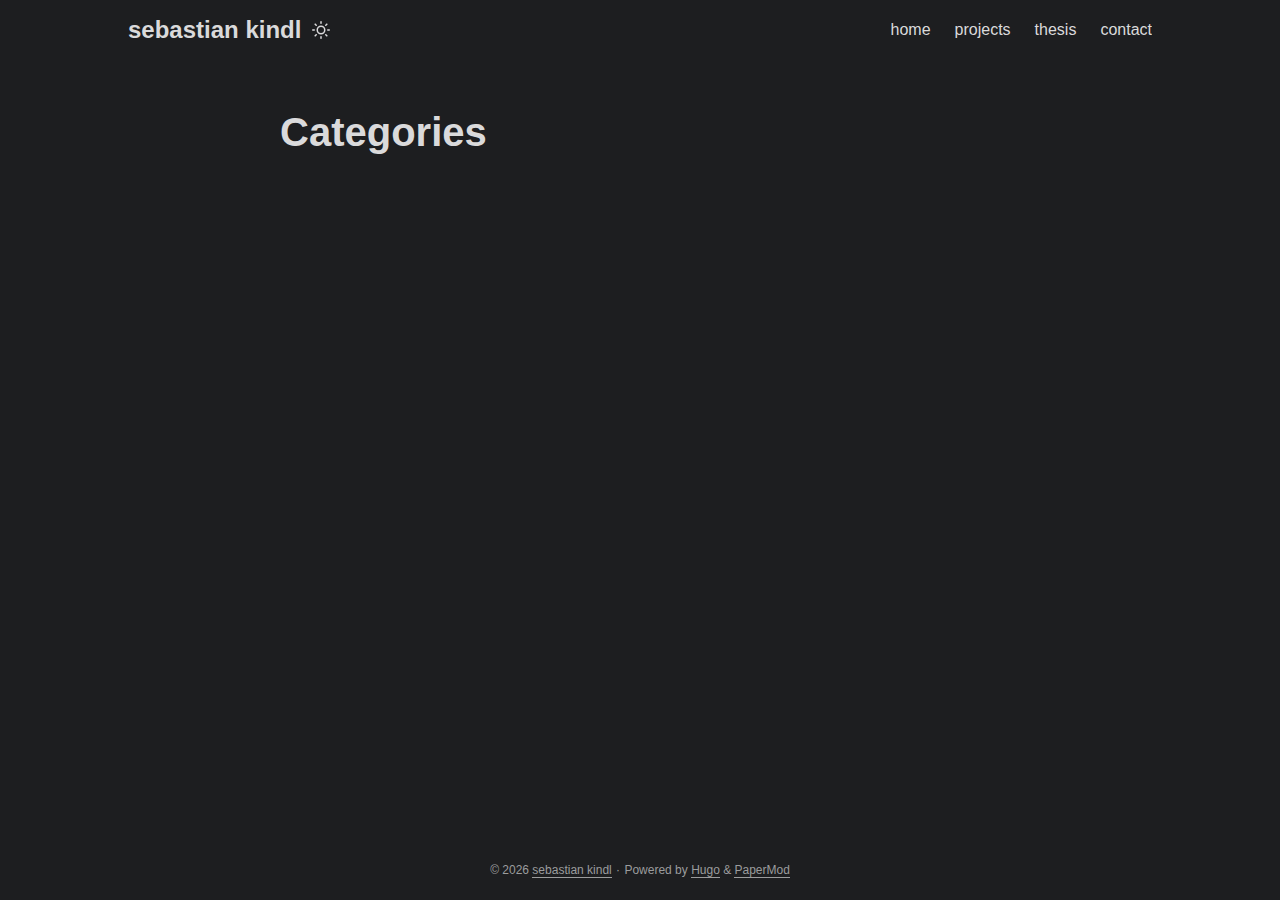
<file: categories/index.html>
<!doctype html><html lang=en dir=auto><head><meta charset=utf-8><meta http-equiv=X-UA-Compatible content="IE=edge"><meta name=viewport content="width=device-width,initial-scale=1,shrink-to-fit=no"><meta name=robots content="index, follow"><title>Categories | sebastian kindl</title>
<meta name=keywords content><meta name=description content="Portfolio of Sebastian Kindl"><meta name=author content="Sebastian Kindl"><link rel=canonical href=https://sebastiankindl.at/categories/><link crossorigin=anonymous href=/assets/css/stylesheet.6d69d246a60c7f7179ba9d83f558a4086a03071de9c8739b47aadf58cad69d77.css integrity="sha256-bWnSRqYMf3F5up2D9VikCGoDBx3pyHObR6rfWMrWnXc=" rel="preload stylesheet" as=style><link rel=icon href=https://sebastiankindl.at/favicon.ico><link rel=icon type=image/png sizes=16x16 href=https://sebastiankindl.at/favicon-16x16.png><link rel=icon type=image/png sizes=32x32 href=https://sebastiankindl.at/favicon-32x32.png><link rel=apple-touch-icon href=https://sebastiankindl.at/apple-touch-icon.png><link rel=mask-icon href=https://sebastiankindl.at/safari-pinned-tab.svg><meta name=theme-color content="#2e2e33"><meta name=msapplication-TileColor content="#2e2e33"><link rel=alternate type=application/rss+xml href=https://sebastiankindl.at/categories/index.xml><link rel=alternate hreflang=en href=https://sebastiankindl.at/categories/><noscript><style>#theme-toggle,.top-link{display:none}</style></noscript><meta property="og:url" content="https://sebastiankindl.at/categories/"><meta property="og:site_name" content="sebastian kindl"><meta property="og:title" content="Categories"><meta property="og:description" content="Portfolio of Sebastian Kindl"><meta property="og:locale" content="en"><meta property="og:type" content="website"><meta name=twitter:card content="summary"><meta name=twitter:title content="Categories"><meta name=twitter:description content="Portfolio of Sebastian Kindl"></head><body class="list dark" id=top><script>localStorage.getItem("pref-theme")==="light"&&document.body.classList.remove("dark")</script><header class=header><nav class=nav><div class=logo><a href=https://sebastiankindl.at/ accesskey=h title="sebastian kindl (Alt + H)">sebastian kindl</a><div class=logo-switches><button id=theme-toggle accesskey=t title="(Alt + T)" aria-label="Toggle theme"><svg id="moon" width="24" height="18" viewBox="0 0 24 24" fill="none" stroke="currentcolor" stroke-width="2" stroke-linecap="round" stroke-linejoin="round"><path d="M21 12.79A9 9 0 1111.21 3 7 7 0 0021 12.79z"/></svg><svg id="sun" width="24" height="18" viewBox="0 0 24 24" fill="none" stroke="currentcolor" stroke-width="2" stroke-linecap="round" stroke-linejoin="round"><circle cx="12" cy="12" r="5"/><line x1="12" y1="1" x2="12" y2="3"/><line x1="12" y1="21" x2="12" y2="23"/><line x1="4.22" y1="4.22" x2="5.64" y2="5.64"/><line x1="18.36" y1="18.36" x2="19.78" y2="19.78"/><line x1="1" y1="12" x2="3" y2="12"/><line x1="21" y1="12" x2="23" y2="12"/><line x1="4.22" y1="19.78" x2="5.64" y2="18.36"/><line x1="18.36" y1="5.64" x2="19.78" y2="4.22"/></svg></button></div></div><ul id=menu><li><a href=https://sebastiankindl.at/ title=home><span>home</span></a></li><li><a href=https://sebastiankindl.at/projects/ title=projects><span>projects</span></a></li><li><a href=https://sebastiankindl.at/thesis/ title=thesis><span>thesis</span></a></li><li><a href=https://sebastiankindl.at/contact/ title=contact><span>contact</span></a></li></ul></nav></header><main class=main><header class=page-header><h1>Categories</h1></header><ul class=terms-tags></ul></main><footer class=footer><span>&copy; 2026 <a href=https://sebastiankindl.at/>sebastian kindl</a></span> ·
<span>Powered by
<a href=https://gohugo.io/ rel="noopener noreferrer" target=_blank>Hugo</a> &
        <a href=https://github.com/adityatelange/hugo-PaperMod/ rel=noopener target=_blank>PaperMod</a></span></footer><a href=#top aria-label="go to top" title="Go to Top (Alt + G)" class=top-link id=top-link accesskey=g><svg viewBox="0 0 12 6" fill="currentcolor"><path d="M12 6H0l6-6z"/></svg>
</a><script>let menu=document.getElementById("menu");menu&&(menu.scrollLeft=localStorage.getItem("menu-scroll-position"),menu.onscroll=function(){localStorage.setItem("menu-scroll-position",menu.scrollLeft)}),document.querySelectorAll('a[href^="#"]').forEach(e=>{e.addEventListener("click",function(e){e.preventDefault();var t=this.getAttribute("href").substr(1);window.matchMedia("(prefers-reduced-motion: reduce)").matches?document.querySelector(`[id='${decodeURIComponent(t)}']`).scrollIntoView():document.querySelector(`[id='${decodeURIComponent(t)}']`).scrollIntoView({behavior:"smooth"}),t==="top"?history.replaceState(null,null," "):history.pushState(null,null,`#${t}`)})})</script><script>var mybutton=document.getElementById("top-link");window.onscroll=function(){document.body.scrollTop>800||document.documentElement.scrollTop>800?(mybutton.style.visibility="visible",mybutton.style.opacity="1"):(mybutton.style.visibility="hidden",mybutton.style.opacity="0")}</script><script>document.getElementById("theme-toggle").addEventListener("click",()=>{document.body.className.includes("dark")?(document.body.classList.remove("dark"),localStorage.setItem("pref-theme","light")):(document.body.classList.add("dark"),localStorage.setItem("pref-theme","dark"))})</script></body></html>
</file>
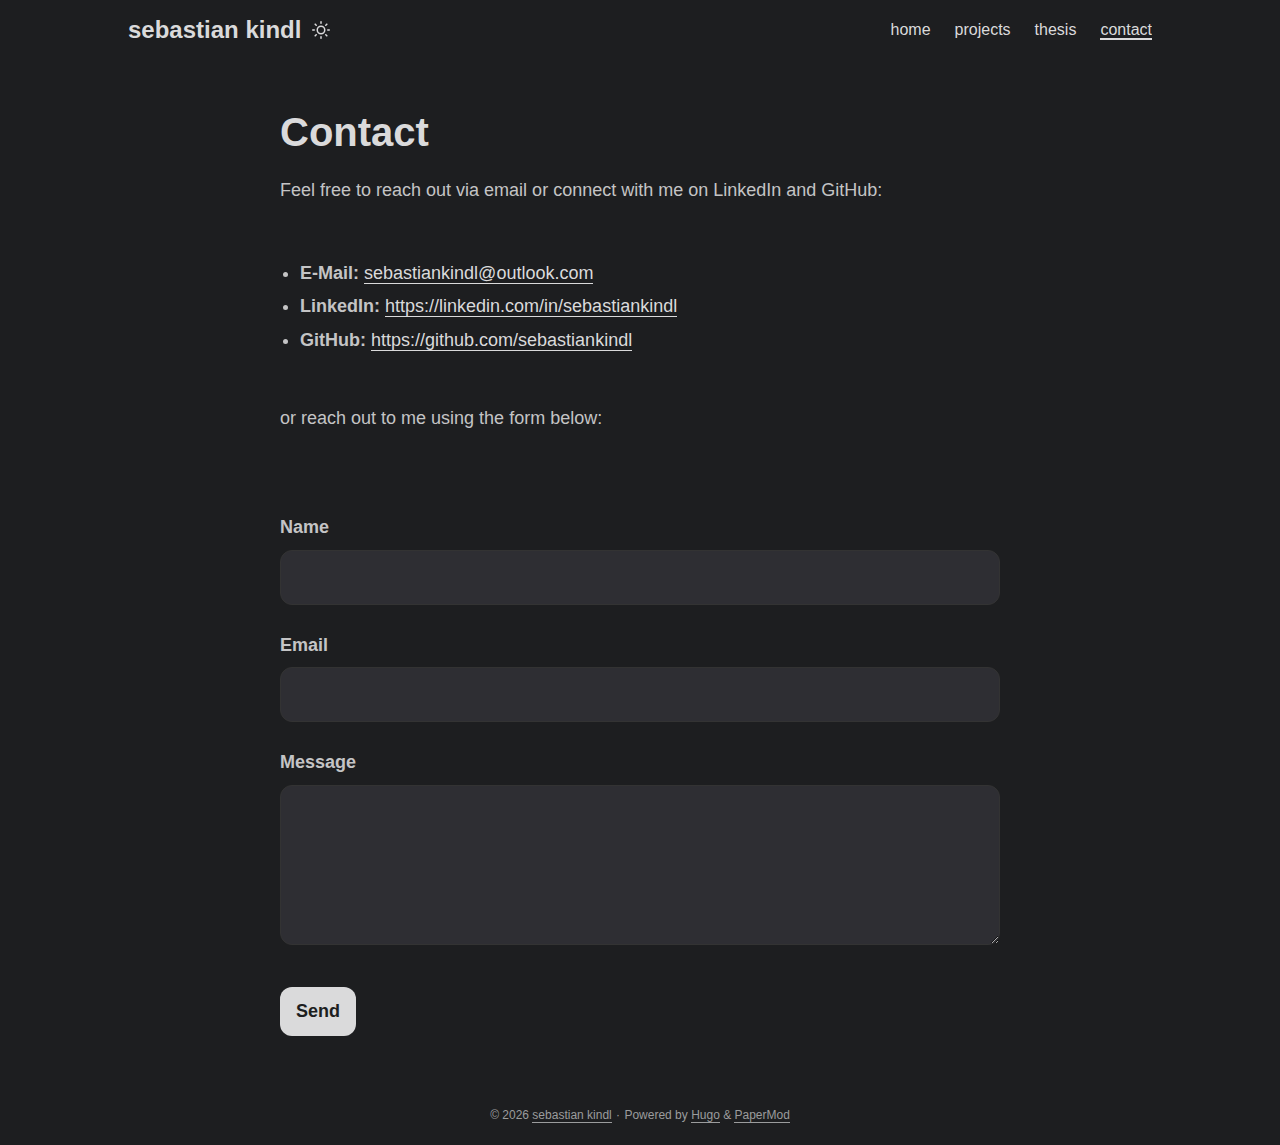
<file: contact/index.html>
<!doctype html><html lang=en dir=auto><head><meta charset=utf-8><meta http-equiv=X-UA-Compatible content="IE=edge"><meta name=viewport content="width=device-width,initial-scale=1,shrink-to-fit=no"><meta name=robots content="index, follow"><title>Contact | sebastian kindl</title>
<meta name=keywords content><meta name=description content="Feel free to reach out via email or connect with me on LinkedIn and GitHub:


E-Mail: sebastiankindl@outlook.com
LinkedIn: https://linkedin.com/in/sebastiankindl
GitHub: https://github.com/sebastiankindl


or reach out to me using the form below:


  
    Name
    
  
  
    Email
    
  
  
    Message
    
  
  
    Send
  
"><meta name=author content="Sebastian Kindl"><link rel=canonical href=https://sebastiankindl.at/contact/><link crossorigin=anonymous href=/assets/css/stylesheet.6d69d246a60c7f7179ba9d83f558a4086a03071de9c8739b47aadf58cad69d77.css integrity="sha256-bWnSRqYMf3F5up2D9VikCGoDBx3pyHObR6rfWMrWnXc=" rel="preload stylesheet" as=style><link rel=icon href=https://sebastiankindl.at/favicon.ico><link rel=icon type=image/png sizes=16x16 href=https://sebastiankindl.at/favicon-16x16.png><link rel=icon type=image/png sizes=32x32 href=https://sebastiankindl.at/favicon-32x32.png><link rel=apple-touch-icon href=https://sebastiankindl.at/apple-touch-icon.png><link rel=mask-icon href=https://sebastiankindl.at/safari-pinned-tab.svg><meta name=theme-color content="#2e2e33"><meta name=msapplication-TileColor content="#2e2e33"><link rel=alternate type=application/rss+xml href=https://sebastiankindl.at/contact/index.xml><link rel=alternate hreflang=en href=https://sebastiankindl.at/contact/><noscript><style>#theme-toggle,.top-link{display:none}</style></noscript><meta property="og:url" content="https://sebastiankindl.at/contact/"><meta property="og:site_name" content="sebastian kindl"><meta property="og:title" content="Contact"><meta property="og:description" content="Feel free to reach out via email or connect with me on LinkedIn and GitHub:
E-Mail: sebastiankindl@outlook.com LinkedIn: https://linkedin.com/in/sebastiankindl GitHub: https://github.com/sebastiankindl or reach out to me using the form below:
Name Email Message Send "><meta property="og:locale" content="en"><meta property="og:type" content="website"><meta name=twitter:card content="summary"><meta name=twitter:title content="Contact"><meta name=twitter:description content="Portfolio of Sebastian Kindl"><script type=application/ld+json>{"@context":"https://schema.org","@type":"BreadcrumbList","itemListElement":[{"@type":"ListItem","position":1,"name":"Contact","item":"https://sebastiankindl.at/contact/"}]}</script></head><body class="list dark" id=top><script>localStorage.getItem("pref-theme")==="light"&&document.body.classList.remove("dark")</script><header class=header><nav class=nav><div class=logo><a href=https://sebastiankindl.at/ accesskey=h title="sebastian kindl (Alt + H)">sebastian kindl</a><div class=logo-switches><button id=theme-toggle accesskey=t title="(Alt + T)" aria-label="Toggle theme"><svg id="moon" width="24" height="18" viewBox="0 0 24 24" fill="none" stroke="currentcolor" stroke-width="2" stroke-linecap="round" stroke-linejoin="round"><path d="M21 12.79A9 9 0 1111.21 3 7 7 0 0021 12.79z"/></svg><svg id="sun" width="24" height="18" viewBox="0 0 24 24" fill="none" stroke="currentcolor" stroke-width="2" stroke-linecap="round" stroke-linejoin="round"><circle cx="12" cy="12" r="5"/><line x1="12" y1="1" x2="12" y2="3"/><line x1="12" y1="21" x2="12" y2="23"/><line x1="4.22" y1="4.22" x2="5.64" y2="5.64"/><line x1="18.36" y1="18.36" x2="19.78" y2="19.78"/><line x1="1" y1="12" x2="3" y2="12"/><line x1="21" y1="12" x2="23" y2="12"/><line x1="4.22" y1="19.78" x2="5.64" y2="18.36"/><line x1="18.36" y1="5.64" x2="19.78" y2="4.22"/></svg></button></div></div><ul id=menu><li><a href=https://sebastiankindl.at/ title=home><span>home</span></a></li><li><a href=https://sebastiankindl.at/projects/ title=projects><span>projects</span></a></li><li><a href=https://sebastiankindl.at/thesis/ title=thesis><span>thesis</span></a></li><li><a href=https://sebastiankindl.at/contact/ title=contact><span class=active>contact</span></a></li></ul></nav></header><main class=main><header class=page-header><h1>Contact</h1></header><div class=post-content><p>Feel free to reach out via email or connect with me on LinkedIn and GitHub:</p><br><ul><li><strong>E-Mail:</strong> <a href=mailto:sebastian.kindl@outlook.com>sebastiankindl@outlook.com</a></li><li><strong>LinkedIn:</strong> <a href=https://linkedin.com/in/sebastiankindl>https://linkedin.com/in/sebastiankindl</a></li><li><strong>GitHub:</strong> <a href=https://github.com/sebastiankindl>https://github.com/sebastiankindl</a></li></ul><br><p>or reach out to me using the form below:</p><br><form action=https://formspree.io/f/mblnqgad method=POST class=contact-form><p><label for=name>Name</label>
<input id=name type=text name=name required></p><p><label for=email>Email</label>
<input id=email type=email name=email required></p><p><label for=message>Message</label>
<textarea id=message name=message required></textarea></p><p><button type=submit>Send</button></p></form></div></main><footer class=footer><span>&copy; 2026 <a href=https://sebastiankindl.at/>sebastian kindl</a></span> ·
<span>Powered by
<a href=https://gohugo.io/ rel="noopener noreferrer" target=_blank>Hugo</a> &
        <a href=https://github.com/adityatelange/hugo-PaperMod/ rel=noopener target=_blank>PaperMod</a></span></footer><a href=#top aria-label="go to top" title="Go to Top (Alt + G)" class=top-link id=top-link accesskey=g><svg viewBox="0 0 12 6" fill="currentcolor"><path d="M12 6H0l6-6z"/></svg>
</a><script>let menu=document.getElementById("menu");menu&&(menu.scrollLeft=localStorage.getItem("menu-scroll-position"),menu.onscroll=function(){localStorage.setItem("menu-scroll-position",menu.scrollLeft)}),document.querySelectorAll('a[href^="#"]').forEach(e=>{e.addEventListener("click",function(e){e.preventDefault();var t=this.getAttribute("href").substr(1);window.matchMedia("(prefers-reduced-motion: reduce)").matches?document.querySelector(`[id='${decodeURIComponent(t)}']`).scrollIntoView():document.querySelector(`[id='${decodeURIComponent(t)}']`).scrollIntoView({behavior:"smooth"}),t==="top"?history.replaceState(null,null," "):history.pushState(null,null,`#${t}`)})})</script><script>var mybutton=document.getElementById("top-link");window.onscroll=function(){document.body.scrollTop>800||document.documentElement.scrollTop>800?(mybutton.style.visibility="visible",mybutton.style.opacity="1"):(mybutton.style.visibility="hidden",mybutton.style.opacity="0")}</script><script>document.getElementById("theme-toggle").addEventListener("click",()=>{document.body.className.includes("dark")?(document.body.classList.remove("dark"),localStorage.setItem("pref-theme","light")):(document.body.classList.add("dark"),localStorage.setItem("pref-theme","dark"))})</script></body></html>
</file>
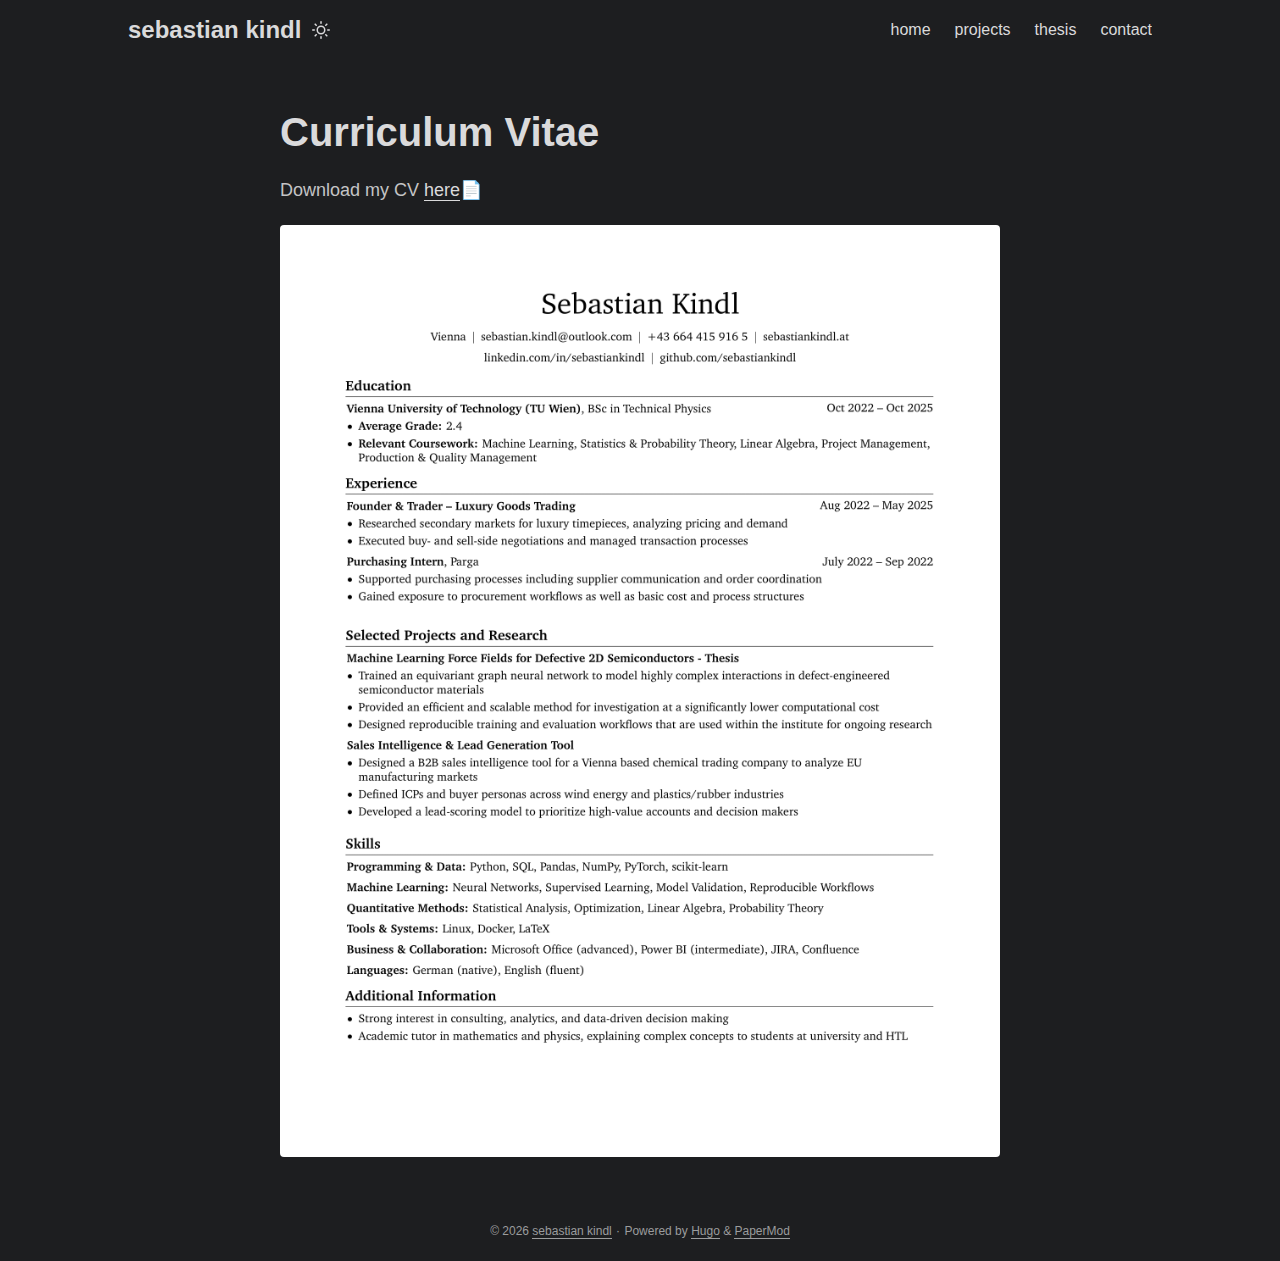
<file: cv/index.html>
<!doctype html><html lang=en dir=auto><head><meta charset=utf-8><meta http-equiv=X-UA-Compatible content="IE=edge"><meta name=viewport content="width=device-width,initial-scale=1,shrink-to-fit=no"><meta name=robots content="index, follow"><title>Curriculum Vitae | sebastian kindl</title>
<meta name=keywords content><meta name=description content="Download my CV here📄
"><meta name=author content="Sebastian Kindl"><link rel=canonical href=https://sebastiankindl.at/cv/><link crossorigin=anonymous href=/assets/css/stylesheet.6d69d246a60c7f7179ba9d83f558a4086a03071de9c8739b47aadf58cad69d77.css integrity="sha256-bWnSRqYMf3F5up2D9VikCGoDBx3pyHObR6rfWMrWnXc=" rel="preload stylesheet" as=style><link rel=icon href=https://sebastiankindl.at/favicon.ico><link rel=icon type=image/png sizes=16x16 href=https://sebastiankindl.at/favicon-16x16.png><link rel=icon type=image/png sizes=32x32 href=https://sebastiankindl.at/favicon-32x32.png><link rel=apple-touch-icon href=https://sebastiankindl.at/apple-touch-icon.png><link rel=mask-icon href=https://sebastiankindl.at/safari-pinned-tab.svg><meta name=theme-color content="#2e2e33"><meta name=msapplication-TileColor content="#2e2e33"><link rel=alternate type=application/rss+xml href=https://sebastiankindl.at/cv/index.xml><link rel=alternate hreflang=en href=https://sebastiankindl.at/cv/><noscript><style>#theme-toggle,.top-link{display:none}</style></noscript><meta property="og:url" content="https://sebastiankindl.at/cv/"><meta property="og:site_name" content="sebastian kindl"><meta property="og:title" content="Curriculum Vitae"><meta property="og:description" content="Download my CV here📄"><meta property="og:locale" content="en"><meta property="og:type" content="website"><meta name=twitter:card content="summary"><meta name=twitter:title content="Curriculum Vitae"><meta name=twitter:description content="Portfolio of Sebastian Kindl"><script type=application/ld+json>{"@context":"https://schema.org","@type":"BreadcrumbList","itemListElement":[{"@type":"ListItem","position":1,"name":"Curriculum Vitae","item":"https://sebastiankindl.at/cv/"}]}</script></head><body class="list dark" id=top><script>localStorage.getItem("pref-theme")==="light"&&document.body.classList.remove("dark")</script><header class=header><nav class=nav><div class=logo><a href=https://sebastiankindl.at/ accesskey=h title="sebastian kindl (Alt + H)">sebastian kindl</a><div class=logo-switches><button id=theme-toggle accesskey=t title="(Alt + T)" aria-label="Toggle theme"><svg id="moon" width="24" height="18" viewBox="0 0 24 24" fill="none" stroke="currentcolor" stroke-width="2" stroke-linecap="round" stroke-linejoin="round"><path d="M21 12.79A9 9 0 1111.21 3 7 7 0 0021 12.79z"/></svg><svg id="sun" width="24" height="18" viewBox="0 0 24 24" fill="none" stroke="currentcolor" stroke-width="2" stroke-linecap="round" stroke-linejoin="round"><circle cx="12" cy="12" r="5"/><line x1="12" y1="1" x2="12" y2="3"/><line x1="12" y1="21" x2="12" y2="23"/><line x1="4.22" y1="4.22" x2="5.64" y2="5.64"/><line x1="18.36" y1="18.36" x2="19.78" y2="19.78"/><line x1="1" y1="12" x2="3" y2="12"/><line x1="21" y1="12" x2="23" y2="12"/><line x1="4.22" y1="19.78" x2="5.64" y2="18.36"/><line x1="18.36" y1="5.64" x2="19.78" y2="4.22"/></svg></button></div></div><ul id=menu><li><a href=https://sebastiankindl.at/ title=home><span>home</span></a></li><li><a href=https://sebastiankindl.at/projects/ title=projects><span>projects</span></a></li><li><a href=https://sebastiankindl.at/thesis/ title=thesis><span>thesis</span></a></li><li><a href=https://sebastiankindl.at/contact/ title=contact><span>contact</span></a></li></ul></nav></header><main class=main><header class=page-header><h1>Curriculum Vitae</h1></header><div class=post-content><p>Download my CV <a href=/files/cv.pdf>here</a>📄</p><p><img alt=CV loading=lazy src=/cv.png></p></div></main><footer class=footer><span>&copy; 2026 <a href=https://sebastiankindl.at/>sebastian kindl</a></span> ·
<span>Powered by
<a href=https://gohugo.io/ rel="noopener noreferrer" target=_blank>Hugo</a> &
        <a href=https://github.com/adityatelange/hugo-PaperMod/ rel=noopener target=_blank>PaperMod</a></span></footer><a href=#top aria-label="go to top" title="Go to Top (Alt + G)" class=top-link id=top-link accesskey=g><svg viewBox="0 0 12 6" fill="currentcolor"><path d="M12 6H0l6-6z"/></svg>
</a><script>let menu=document.getElementById("menu");menu&&(menu.scrollLeft=localStorage.getItem("menu-scroll-position"),menu.onscroll=function(){localStorage.setItem("menu-scroll-position",menu.scrollLeft)}),document.querySelectorAll('a[href^="#"]').forEach(e=>{e.addEventListener("click",function(e){e.preventDefault();var t=this.getAttribute("href").substr(1);window.matchMedia("(prefers-reduced-motion: reduce)").matches?document.querySelector(`[id='${decodeURIComponent(t)}']`).scrollIntoView():document.querySelector(`[id='${decodeURIComponent(t)}']`).scrollIntoView({behavior:"smooth"}),t==="top"?history.replaceState(null,null," "):history.pushState(null,null,`#${t}`)})})</script><script>var mybutton=document.getElementById("top-link");window.onscroll=function(){document.body.scrollTop>800||document.documentElement.scrollTop>800?(mybutton.style.visibility="visible",mybutton.style.opacity="1"):(mybutton.style.visibility="hidden",mybutton.style.opacity="0")}</script><script>document.getElementById("theme-toggle").addEventListener("click",()=>{document.body.className.includes("dark")?(document.body.classList.remove("dark"),localStorage.setItem("pref-theme","light")):(document.body.classList.add("dark"),localStorage.setItem("pref-theme","dark"))})</script></body></html>
</file>
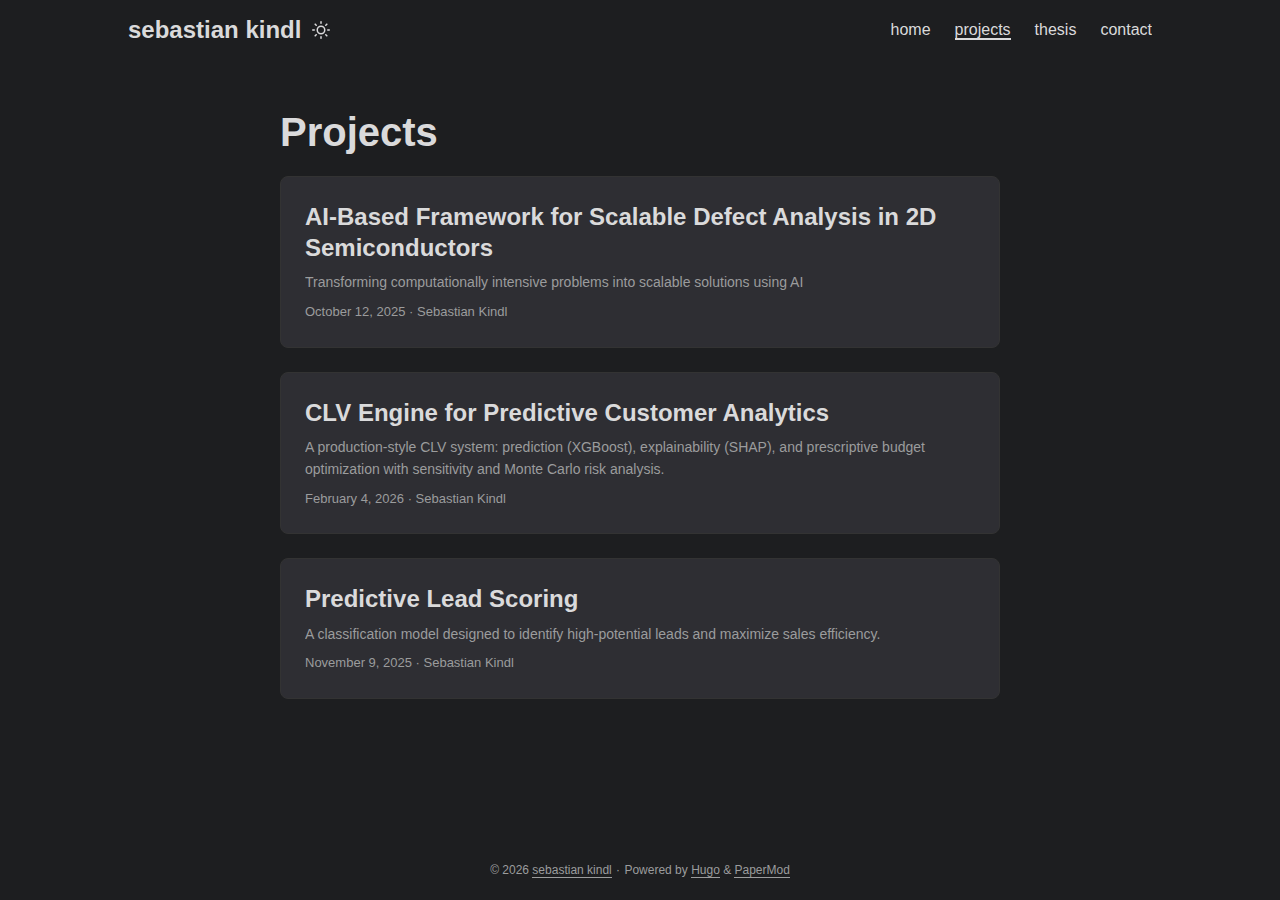
<file: projects/index.html>
<!doctype html><html lang=en dir=auto><head><meta charset=utf-8><meta http-equiv=X-UA-Compatible content="IE=edge"><meta name=viewport content="width=device-width,initial-scale=1,shrink-to-fit=no"><meta name=robots content="index, follow"><title>Projects | sebastian kindl</title>
<meta name=keywords content><meta name=description content="Projects - sebastian kindl"><meta name=author content="Sebastian Kindl"><link rel=canonical href=https://sebastiankindl.at/projects/><link crossorigin=anonymous href=/assets/css/stylesheet.6d69d246a60c7f7179ba9d83f558a4086a03071de9c8739b47aadf58cad69d77.css integrity="sha256-bWnSRqYMf3F5up2D9VikCGoDBx3pyHObR6rfWMrWnXc=" rel="preload stylesheet" as=style><link rel=icon href=https://sebastiankindl.at/favicon.ico><link rel=icon type=image/png sizes=16x16 href=https://sebastiankindl.at/favicon-16x16.png><link rel=icon type=image/png sizes=32x32 href=https://sebastiankindl.at/favicon-32x32.png><link rel=apple-touch-icon href=https://sebastiankindl.at/apple-touch-icon.png><link rel=mask-icon href=https://sebastiankindl.at/safari-pinned-tab.svg><meta name=theme-color content="#2e2e33"><meta name=msapplication-TileColor content="#2e2e33"><link rel=alternate type=application/rss+xml href=https://sebastiankindl.at/projects/index.xml><link rel=alternate hreflang=en href=https://sebastiankindl.at/projects/><noscript><style>#theme-toggle,.top-link{display:none}</style></noscript><meta property="og:url" content="https://sebastiankindl.at/projects/"><meta property="og:site_name" content="sebastian kindl"><meta property="og:title" content="Projects"><meta property="og:description" content="Portfolio of Sebastian Kindl"><meta property="og:locale" content="en"><meta property="og:type" content="website"><meta name=twitter:card content="summary"><meta name=twitter:title content="Projects"><meta name=twitter:description content="Portfolio of Sebastian Kindl"><script type=application/ld+json>{"@context":"https://schema.org","@type":"BreadcrumbList","itemListElement":[{"@type":"ListItem","position":1,"name":"Projects","item":"https://sebastiankindl.at/projects/"}]}</script></head><body class="list dark" id=top><script>localStorage.getItem("pref-theme")==="light"&&document.body.classList.remove("dark")</script><header class=header><nav class=nav><div class=logo><a href=https://sebastiankindl.at/ accesskey=h title="sebastian kindl (Alt + H)">sebastian kindl</a><div class=logo-switches><button id=theme-toggle accesskey=t title="(Alt + T)" aria-label="Toggle theme"><svg id="moon" width="24" height="18" viewBox="0 0 24 24" fill="none" stroke="currentcolor" stroke-width="2" stroke-linecap="round" stroke-linejoin="round"><path d="M21 12.79A9 9 0 1111.21 3 7 7 0 0021 12.79z"/></svg><svg id="sun" width="24" height="18" viewBox="0 0 24 24" fill="none" stroke="currentcolor" stroke-width="2" stroke-linecap="round" stroke-linejoin="round"><circle cx="12" cy="12" r="5"/><line x1="12" y1="1" x2="12" y2="3"/><line x1="12" y1="21" x2="12" y2="23"/><line x1="4.22" y1="4.22" x2="5.64" y2="5.64"/><line x1="18.36" y1="18.36" x2="19.78" y2="19.78"/><line x1="1" y1="12" x2="3" y2="12"/><line x1="21" y1="12" x2="23" y2="12"/><line x1="4.22" y1="19.78" x2="5.64" y2="18.36"/><line x1="18.36" y1="5.64" x2="19.78" y2="4.22"/></svg></button></div></div><ul id=menu><li><a href=https://sebastiankindl.at/ title=home><span>home</span></a></li><li><a href=https://sebastiankindl.at/projects/ title=projects><span class=active>projects</span></a></li><li><a href=https://sebastiankindl.at/thesis/ title=thesis><span>thesis</span></a></li><li><a href=https://sebastiankindl.at/contact/ title=contact><span>contact</span></a></li></ul></nav></header><main class=main><header class=page-header><h1>Projects</h1></header><article class=post-entry><header class=entry-header><h2 class=entry-hint-parent>AI-Based Framework for Scalable Defect Analysis in 2D Semiconductors</h2></header><div class=entry-content><p>Transforming computationally intensive problems into scalable solutions using AI</p></div><footer class=entry-footer><span title='2025-10-12 00:00:00 +0000 UTC'>October 12, 2025</span>&nbsp;·&nbsp;Sebastian Kindl</footer><a class=entry-link aria-label="post link to AI-Based Framework for Scalable Defect Analysis in 2D Semiconductors" href=https://sebastiankindl.at/projects/mace-wse2/></a></article><article class=post-entry><header class=entry-header><h2 class=entry-hint-parent>CLV Engine for Predictive Customer Analytics</h2></header><div class=entry-content><p>A production-style CLV system: prediction (XGBoost), explainability (SHAP), and prescriptive budget optimization with sensitivity and Monte Carlo risk analysis.</p></div><footer class=entry-footer><span title='2026-02-04 00:00:00 +0000 UTC'>February 4, 2026</span>&nbsp;·&nbsp;Sebastian Kindl</footer><a class=entry-link aria-label="post link to CLV Engine for Predictive Customer Analytics" href=https://sebastiankindl.at/projects/customer-analytics/></a></article><article class=post-entry><header class=entry-header><h2 class=entry-hint-parent>Predictive Lead Scoring</h2></header><div class=entry-content><p>A classification model designed to identify high-potential leads and maximize sales efficiency.</p></div><footer class=entry-footer><span title='2025-11-09 00:00:00 +0000 UTC'>November 9, 2025</span>&nbsp;·&nbsp;Sebastian Kindl</footer><a class=entry-link aria-label="post link to Predictive Lead Scoring" href=https://sebastiankindl.at/projects/lead-score/></a></article></main><footer class=footer><span>&copy; 2026 <a href=https://sebastiankindl.at/>sebastian kindl</a></span> ·
<span>Powered by
<a href=https://gohugo.io/ rel="noopener noreferrer" target=_blank>Hugo</a> &
        <a href=https://github.com/adityatelange/hugo-PaperMod/ rel=noopener target=_blank>PaperMod</a></span></footer><a href=#top aria-label="go to top" title="Go to Top (Alt + G)" class=top-link id=top-link accesskey=g><svg viewBox="0 0 12 6" fill="currentcolor"><path d="M12 6H0l6-6z"/></svg>
</a><script>let menu=document.getElementById("menu");menu&&(menu.scrollLeft=localStorage.getItem("menu-scroll-position"),menu.onscroll=function(){localStorage.setItem("menu-scroll-position",menu.scrollLeft)}),document.querySelectorAll('a[href^="#"]').forEach(e=>{e.addEventListener("click",function(e){e.preventDefault();var t=this.getAttribute("href").substr(1);window.matchMedia("(prefers-reduced-motion: reduce)").matches?document.querySelector(`[id='${decodeURIComponent(t)}']`).scrollIntoView():document.querySelector(`[id='${decodeURIComponent(t)}']`).scrollIntoView({behavior:"smooth"}),t==="top"?history.replaceState(null,null," "):history.pushState(null,null,`#${t}`)})})</script><script>var mybutton=document.getElementById("top-link");window.onscroll=function(){document.body.scrollTop>800||document.documentElement.scrollTop>800?(mybutton.style.visibility="visible",mybutton.style.opacity="1"):(mybutton.style.visibility="hidden",mybutton.style.opacity="0")}</script><script>document.getElementById("theme-toggle").addEventListener("click",()=>{document.body.className.includes("dark")?(document.body.classList.remove("dark"),localStorage.setItem("pref-theme","light")):(document.body.classList.add("dark"),localStorage.setItem("pref-theme","dark"))})</script></body></html>
</file>
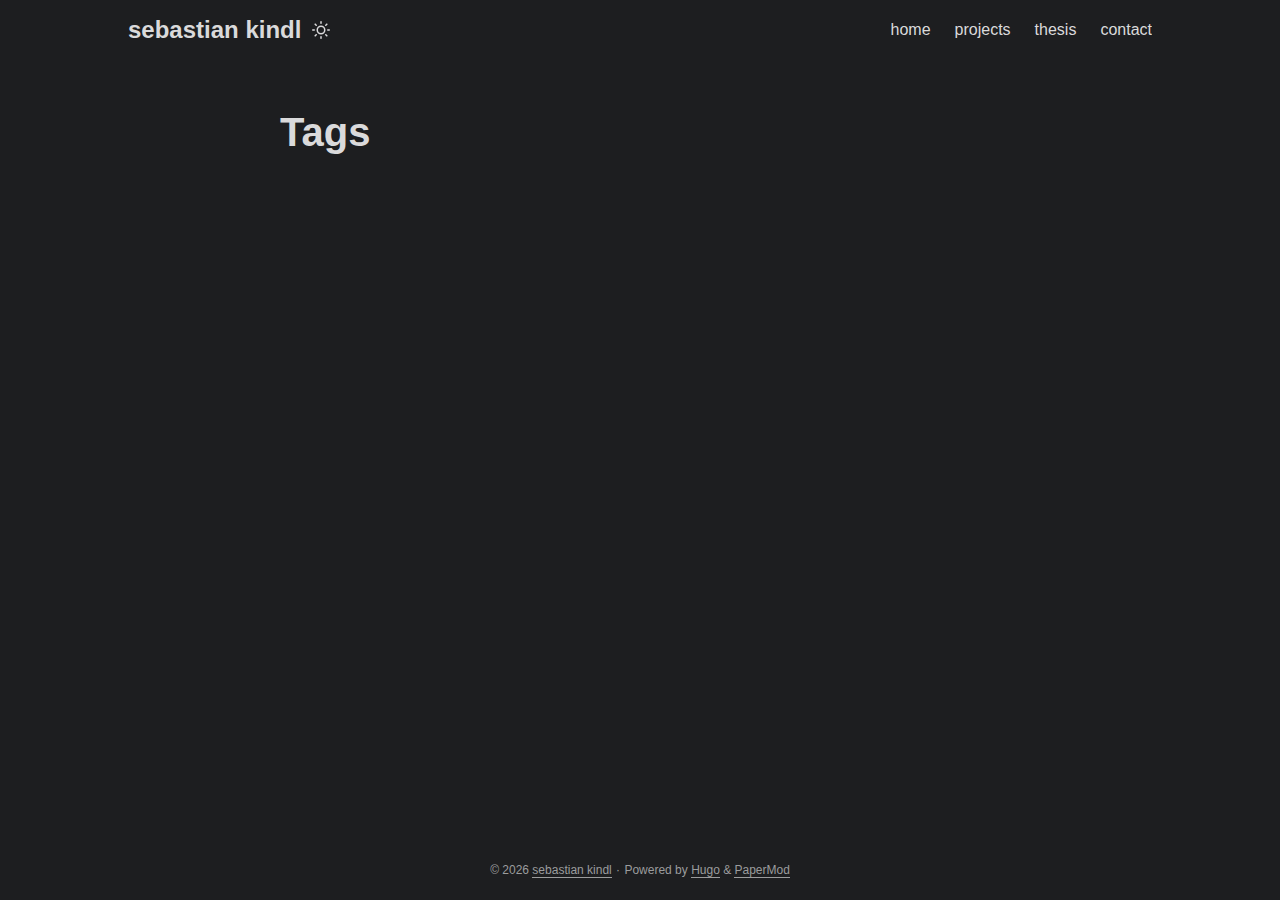
<file: tags/index.html>
<!doctype html><html lang=en dir=auto><head><meta charset=utf-8><meta http-equiv=X-UA-Compatible content="IE=edge"><meta name=viewport content="width=device-width,initial-scale=1,shrink-to-fit=no"><meta name=robots content="index, follow"><title>Tags | sebastian kindl</title>
<meta name=keywords content><meta name=description content="Portfolio of Sebastian Kindl"><meta name=author content="Sebastian Kindl"><link rel=canonical href=https://sebastiankindl.at/tags/><link crossorigin=anonymous href=/assets/css/stylesheet.6d69d246a60c7f7179ba9d83f558a4086a03071de9c8739b47aadf58cad69d77.css integrity="sha256-bWnSRqYMf3F5up2D9VikCGoDBx3pyHObR6rfWMrWnXc=" rel="preload stylesheet" as=style><link rel=icon href=https://sebastiankindl.at/favicon.ico><link rel=icon type=image/png sizes=16x16 href=https://sebastiankindl.at/favicon-16x16.png><link rel=icon type=image/png sizes=32x32 href=https://sebastiankindl.at/favicon-32x32.png><link rel=apple-touch-icon href=https://sebastiankindl.at/apple-touch-icon.png><link rel=mask-icon href=https://sebastiankindl.at/safari-pinned-tab.svg><meta name=theme-color content="#2e2e33"><meta name=msapplication-TileColor content="#2e2e33"><link rel=alternate type=application/rss+xml href=https://sebastiankindl.at/tags/index.xml><link rel=alternate hreflang=en href=https://sebastiankindl.at/tags/><noscript><style>#theme-toggle,.top-link{display:none}</style></noscript><meta property="og:url" content="https://sebastiankindl.at/tags/"><meta property="og:site_name" content="sebastian kindl"><meta property="og:title" content="Tags"><meta property="og:description" content="Portfolio of Sebastian Kindl"><meta property="og:locale" content="en"><meta property="og:type" content="website"><meta name=twitter:card content="summary"><meta name=twitter:title content="Tags"><meta name=twitter:description content="Portfolio of Sebastian Kindl"></head><body class="list dark" id=top><script>localStorage.getItem("pref-theme")==="light"&&document.body.classList.remove("dark")</script><header class=header><nav class=nav><div class=logo><a href=https://sebastiankindl.at/ accesskey=h title="sebastian kindl (Alt + H)">sebastian kindl</a><div class=logo-switches><button id=theme-toggle accesskey=t title="(Alt + T)" aria-label="Toggle theme"><svg id="moon" width="24" height="18" viewBox="0 0 24 24" fill="none" stroke="currentcolor" stroke-width="2" stroke-linecap="round" stroke-linejoin="round"><path d="M21 12.79A9 9 0 1111.21 3 7 7 0 0021 12.79z"/></svg><svg id="sun" width="24" height="18" viewBox="0 0 24 24" fill="none" stroke="currentcolor" stroke-width="2" stroke-linecap="round" stroke-linejoin="round"><circle cx="12" cy="12" r="5"/><line x1="12" y1="1" x2="12" y2="3"/><line x1="12" y1="21" x2="12" y2="23"/><line x1="4.22" y1="4.22" x2="5.64" y2="5.64"/><line x1="18.36" y1="18.36" x2="19.78" y2="19.78"/><line x1="1" y1="12" x2="3" y2="12"/><line x1="21" y1="12" x2="23" y2="12"/><line x1="4.22" y1="19.78" x2="5.64" y2="18.36"/><line x1="18.36" y1="5.64" x2="19.78" y2="4.22"/></svg></button></div></div><ul id=menu><li><a href=https://sebastiankindl.at/ title=home><span>home</span></a></li><li><a href=https://sebastiankindl.at/projects/ title=projects><span>projects</span></a></li><li><a href=https://sebastiankindl.at/thesis/ title=thesis><span>thesis</span></a></li><li><a href=https://sebastiankindl.at/contact/ title=contact><span>contact</span></a></li></ul></nav></header><main class=main><header class=page-header><h1>Tags</h1></header><ul class=terms-tags></ul></main><footer class=footer><span>&copy; 2026 <a href=https://sebastiankindl.at/>sebastian kindl</a></span> ·
<span>Powered by
<a href=https://gohugo.io/ rel="noopener noreferrer" target=_blank>Hugo</a> &
        <a href=https://github.com/adityatelange/hugo-PaperMod/ rel=noopener target=_blank>PaperMod</a></span></footer><a href=#top aria-label="go to top" title="Go to Top (Alt + G)" class=top-link id=top-link accesskey=g><svg viewBox="0 0 12 6" fill="currentcolor"><path d="M12 6H0l6-6z"/></svg>
</a><script>let menu=document.getElementById("menu");menu&&(menu.scrollLeft=localStorage.getItem("menu-scroll-position"),menu.onscroll=function(){localStorage.setItem("menu-scroll-position",menu.scrollLeft)}),document.querySelectorAll('a[href^="#"]').forEach(e=>{e.addEventListener("click",function(e){e.preventDefault();var t=this.getAttribute("href").substr(1);window.matchMedia("(prefers-reduced-motion: reduce)").matches?document.querySelector(`[id='${decodeURIComponent(t)}']`).scrollIntoView():document.querySelector(`[id='${decodeURIComponent(t)}']`).scrollIntoView({behavior:"smooth"}),t==="top"?history.replaceState(null,null," "):history.pushState(null,null,`#${t}`)})})</script><script>var mybutton=document.getElementById("top-link");window.onscroll=function(){document.body.scrollTop>800||document.documentElement.scrollTop>800?(mybutton.style.visibility="visible",mybutton.style.opacity="1"):(mybutton.style.visibility="hidden",mybutton.style.opacity="0")}</script><script>document.getElementById("theme-toggle").addEventListener("click",()=>{document.body.className.includes("dark")?(document.body.classList.remove("dark"),localStorage.setItem("pref-theme","light")):(document.body.classList.add("dark"),localStorage.setItem("pref-theme","dark"))})</script></body></html>
</file>
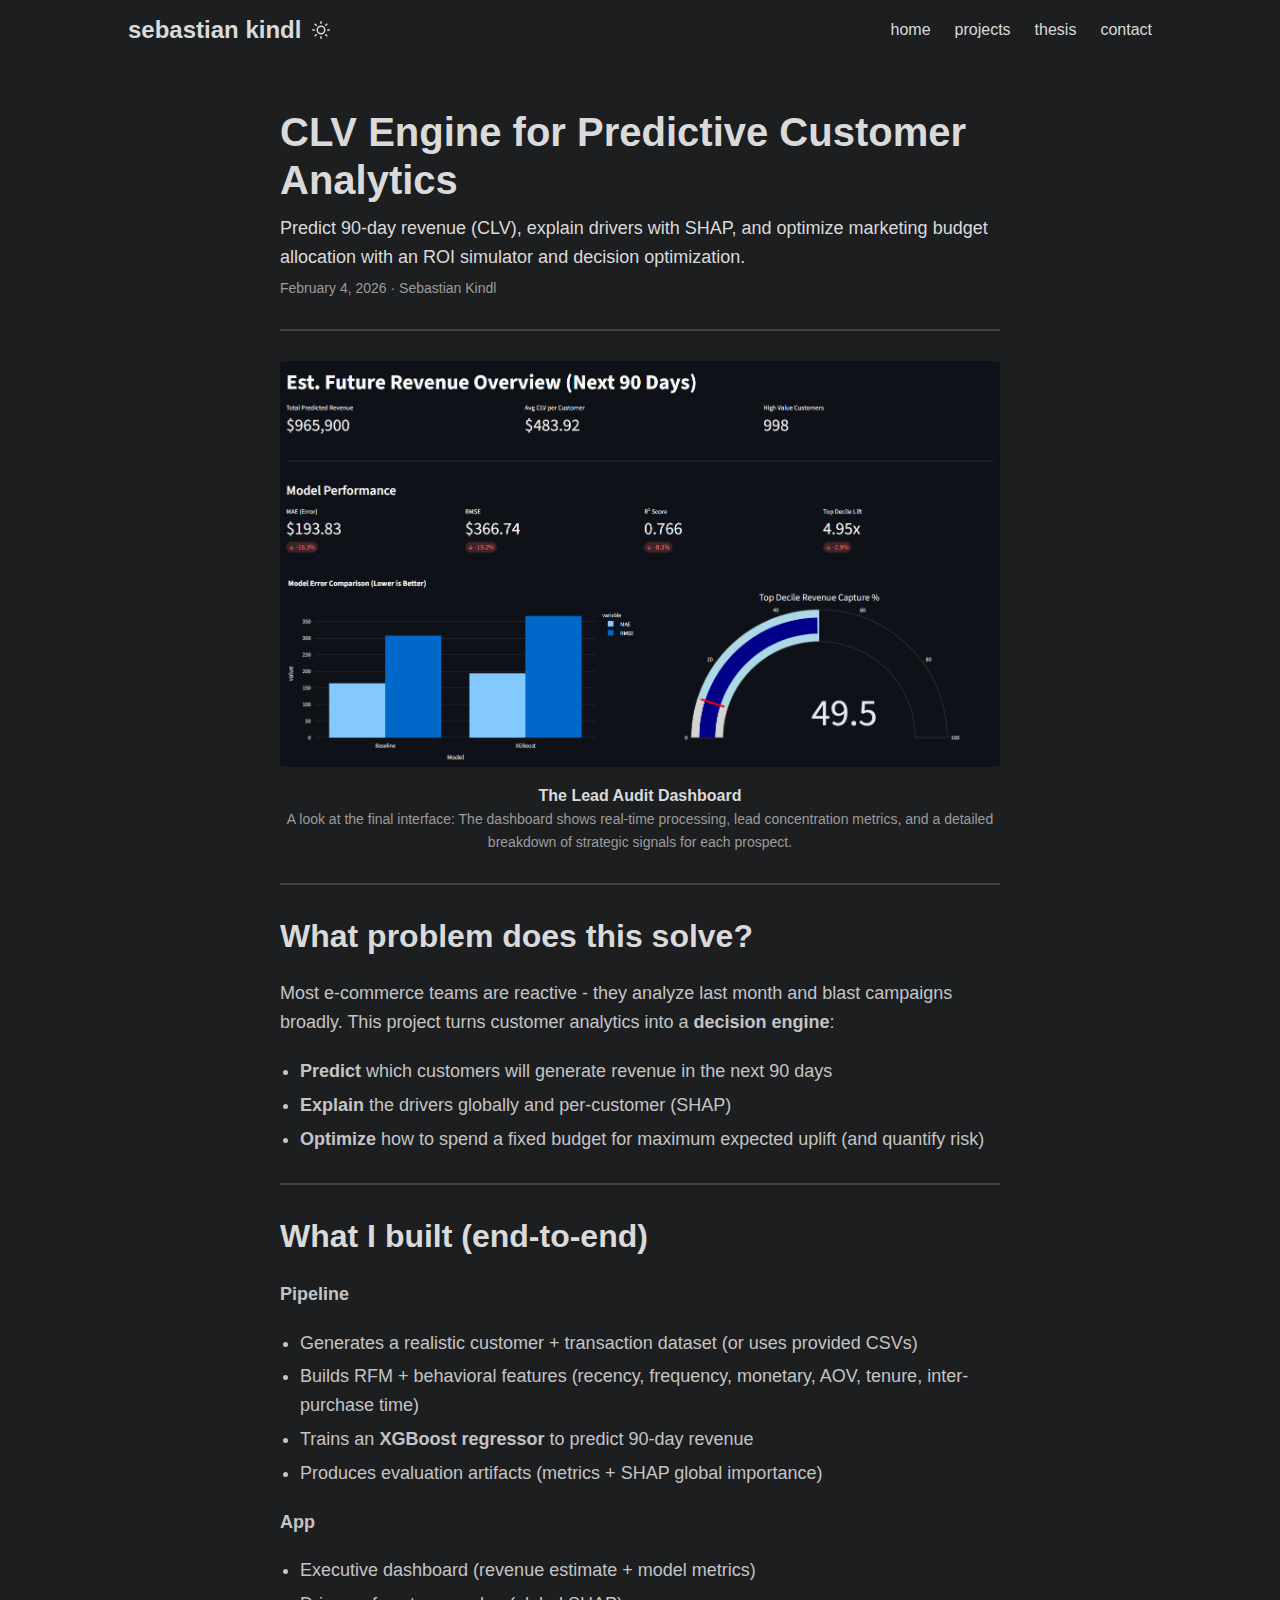
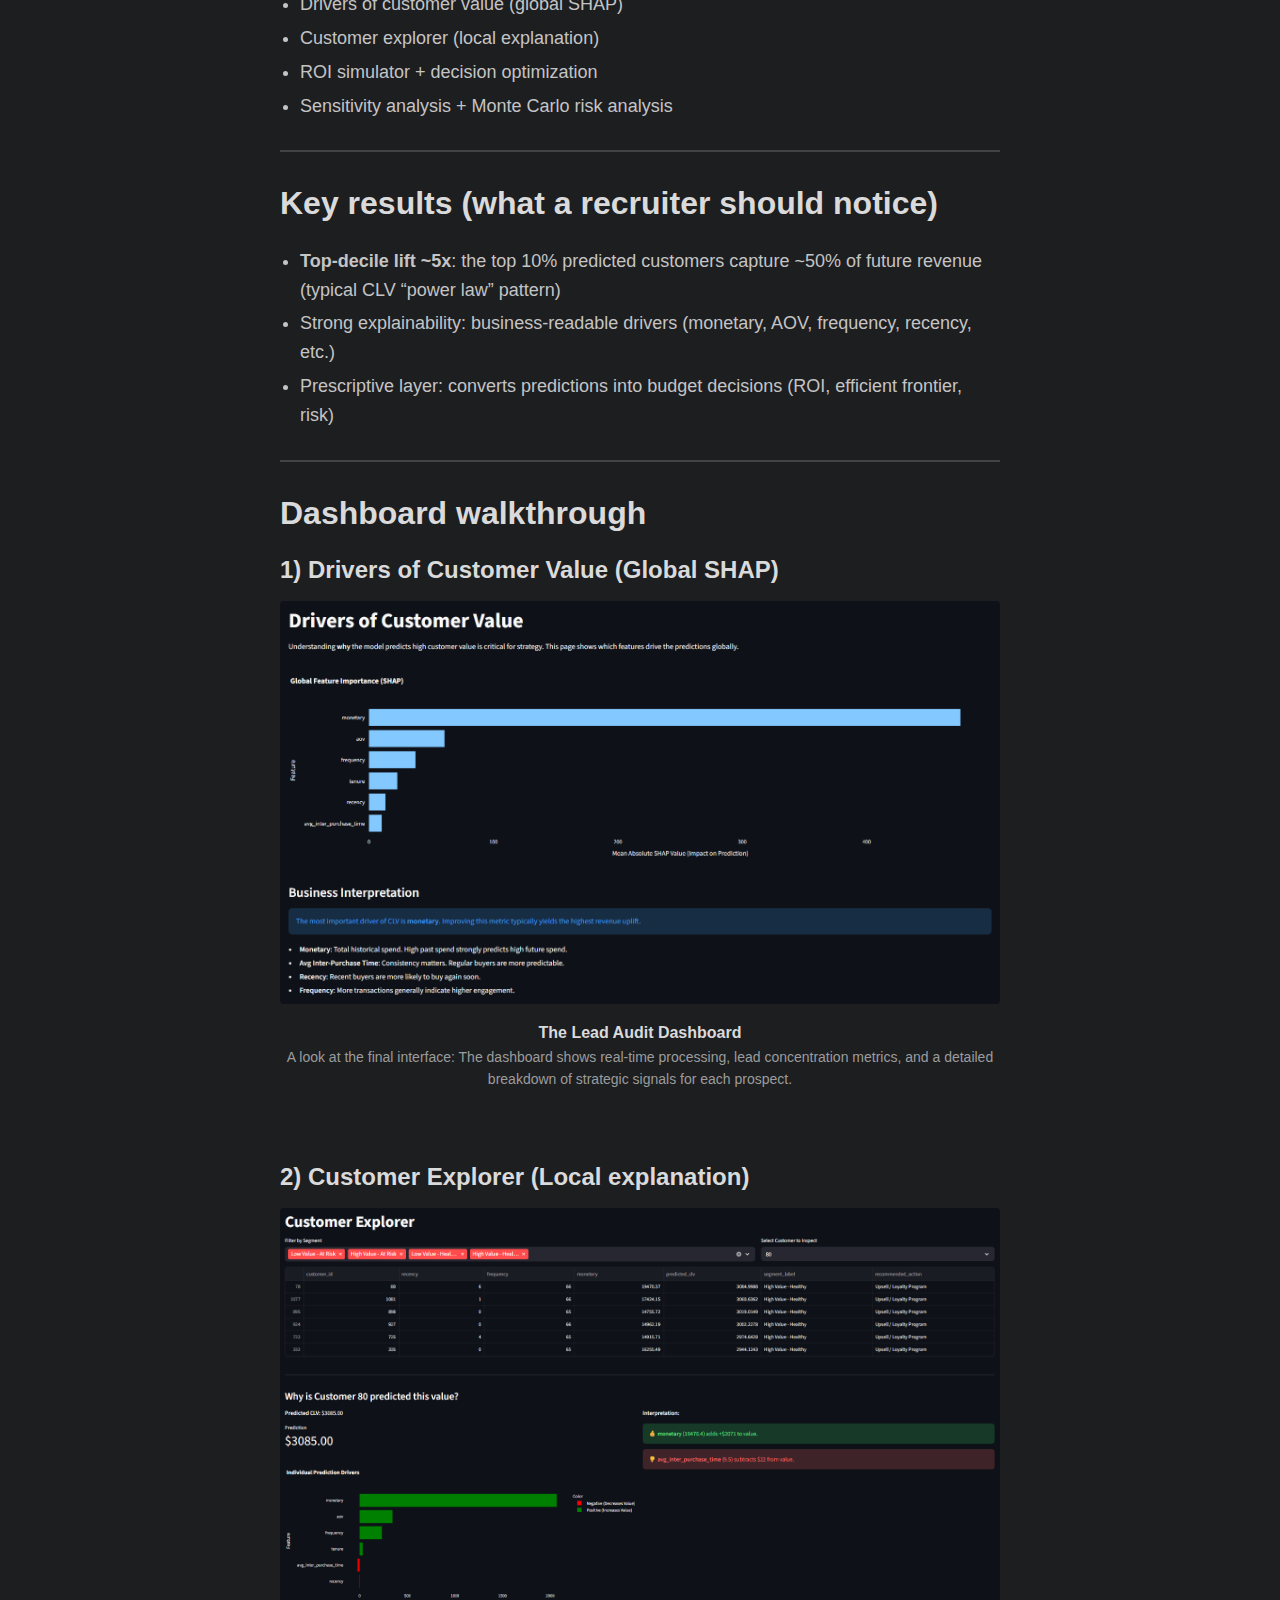
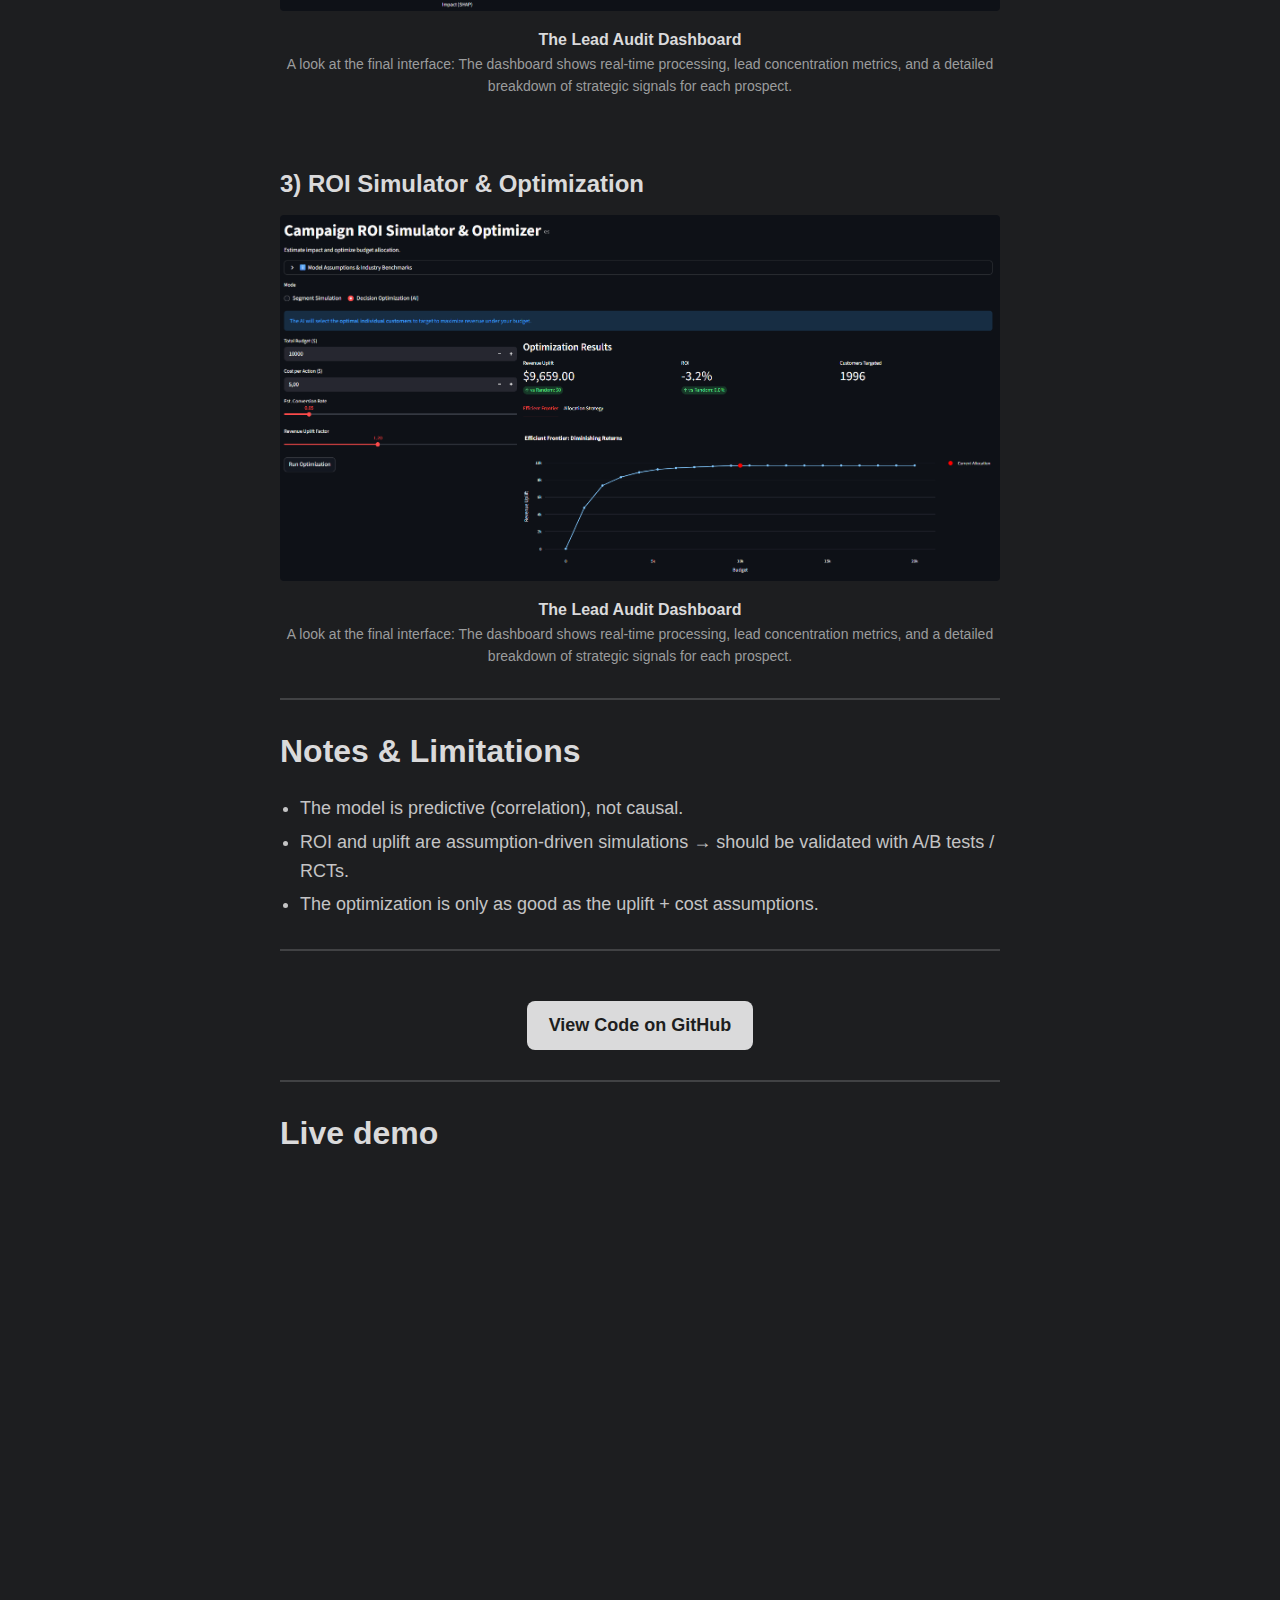
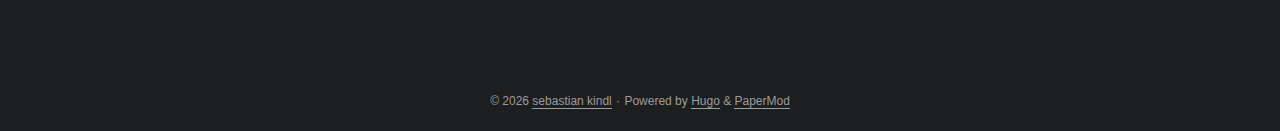
<file: projects/customer-analytics/index.html>
<!doctype html><html lang=en dir=auto><head><meta charset=utf-8><meta http-equiv=X-UA-Compatible content="IE=edge"><meta name=viewport content="width=device-width,initial-scale=1,shrink-to-fit=no"><meta name=robots content="index, follow"><title>CLV Engine for Predictive Customer Analytics | sebastian kindl</title>
<meta name=keywords content><meta name=description content="Predict 90-day revenue (CLV), explain drivers with SHAP, and optimize marketing budget allocation with an ROI simulator and decision optimization."><meta name=author content="Sebastian Kindl"><link rel=canonical href=https://sebastiankindl.at/projects/customer-analytics/><link crossorigin=anonymous href=/assets/css/stylesheet.6d69d246a60c7f7179ba9d83f558a4086a03071de9c8739b47aadf58cad69d77.css integrity="sha256-bWnSRqYMf3F5up2D9VikCGoDBx3pyHObR6rfWMrWnXc=" rel="preload stylesheet" as=style><link rel=icon href=https://sebastiankindl.at/favicon.ico><link rel=icon type=image/png sizes=16x16 href=https://sebastiankindl.at/favicon-16x16.png><link rel=icon type=image/png sizes=32x32 href=https://sebastiankindl.at/favicon-32x32.png><link rel=apple-touch-icon href=https://sebastiankindl.at/apple-touch-icon.png><link rel=mask-icon href=https://sebastiankindl.at/safari-pinned-tab.svg><meta name=theme-color content="#2e2e33"><meta name=msapplication-TileColor content="#2e2e33"><link rel=alternate hreflang=en href=https://sebastiankindl.at/projects/customer-analytics/><noscript><style>#theme-toggle,.top-link{display:none}</style></noscript><meta property="og:url" content="https://sebastiankindl.at/projects/customer-analytics/"><meta property="og:site_name" content="sebastian kindl"><meta property="og:title" content="CLV Engine for Predictive Customer Analytics"><meta property="og:description" content="Predict 90-day revenue (CLV), explain drivers with SHAP, and optimize marketing budget allocation with an ROI simulator and decision optimization."><meta property="og:locale" content="en"><meta property="og:type" content="article"><meta property="article:section" content="projects"><meta property="article:published_time" content="2026-02-04T00:00:00+00:00"><meta property="article:modified_time" content="2026-02-04T00:00:00+00:00"><meta name=twitter:card content="summary"><meta name=twitter:title content="CLV Engine for Predictive Customer Analytics"><meta name=twitter:description content="Predict 90-day revenue (CLV), explain drivers with SHAP, and optimize marketing budget allocation with an ROI simulator and decision optimization."><script type=application/ld+json>{"@context":"https://schema.org","@type":"BreadcrumbList","itemListElement":[{"@type":"ListItem","position":1,"name":"Projects","item":"https://sebastiankindl.at/projects/"},{"@type":"ListItem","position":2,"name":"CLV Engine for Predictive Customer Analytics","item":"https://sebastiankindl.at/projects/customer-analytics/"}]}</script><script type=application/ld+json>{"@context":"https://schema.org","@type":"BlogPosting","headline":"CLV Engine for Predictive Customer Analytics","name":"CLV Engine for Predictive Customer Analytics","description":"Predict 90-day revenue (CLV), explain drivers with SHAP, and optimize marketing budget allocation with an ROI simulator and decision optimization.","keywords":[],"articleBody":" The Lead Audit DashboardA look at the final interface: The dashboard shows real-time processing, lead concentration metrics, and a detailed breakdown of strategic signals for each prospect.\nWhat problem does this solve? Most e-commerce teams are reactive - they analyze last month and blast campaigns broadly. This project turns customer analytics into a decision engine:\nPredict which customers will generate revenue in the next 90 days Explain the drivers globally and per-customer (SHAP) Optimize how to spend a fixed budget for maximum expected uplift (and quantify risk) What I built (end-to-end) Pipeline\nGenerates a realistic customer + transaction dataset (or uses provided CSVs) Builds RFM + behavioral features (recency, frequency, monetary, AOV, tenure, inter-purchase time) Trains an XGBoost regressor to predict 90-day revenue Produces evaluation artifacts (metrics + SHAP global importance) App\nExecutive dashboard (revenue estimate + model metrics) Drivers of customer value (global SHAP) Customer explorer (local explanation) ROI simulator + decision optimization Sensitivity analysis + Monte Carlo risk analysis Key results (what a recruiter should notice) Top-decile lift ~5x: the top 10% predicted customers capture ~50% of future revenue (typical CLV “power law” pattern) Strong explainability: business-readable drivers (monetary, AOV, frequency, recency, etc.) Prescriptive layer: converts predictions into budget decisions (ROI, efficient frontier, risk) Dashboard walkthrough 1) Drivers of Customer Value (Global SHAP) The Lead Audit DashboardA look at the final interface: The dashboard shows real-time processing, lead concentration metrics, and a detailed breakdown of strategic signals for each prospect.\n2) Customer Explorer (Local explanation) The Lead Audit DashboardA look at the final interface: The dashboard shows real-time processing, lead concentration metrics, and a detailed breakdown of strategic signals for each prospect.\n3) ROI Simulator \u0026 Optimization The Lead Audit DashboardA look at the final interface: The dashboard shows real-time processing, lead concentration metrics, and a detailed breakdown of strategic signals for each prospect.\nNotes \u0026 Limitations The model is predictive (correlation), not causal. ROI and uplift are assumption-driven simulations → should be validated with A/B tests / RCTs. The optimization is only as good as the uplift + cost assumptions. View Code on GitHub Live demo ","wordCount":"349","inLanguage":"en","datePublished":"2026-02-04T00:00:00Z","dateModified":"2026-02-04T00:00:00Z","author":{"@type":"Person","name":"Sebastian Kindl"},"mainEntityOfPage":{"@type":"WebPage","@id":"https://sebastiankindl.at/projects/customer-analytics/"},"publisher":{"@type":"Organization","name":"sebastian kindl","logo":{"@type":"ImageObject","url":"https://sebastiankindl.at/favicon.ico"}}}</script></head><body class=dark id=top><script>localStorage.getItem("pref-theme")==="light"&&document.body.classList.remove("dark")</script><header class=header><nav class=nav><div class=logo><a href=https://sebastiankindl.at/ accesskey=h title="sebastian kindl (Alt + H)">sebastian kindl</a><div class=logo-switches><button id=theme-toggle accesskey=t title="(Alt + T)" aria-label="Toggle theme"><svg id="moon" width="24" height="18" viewBox="0 0 24 24" fill="none" stroke="currentcolor" stroke-width="2" stroke-linecap="round" stroke-linejoin="round"><path d="M21 12.79A9 9 0 1111.21 3 7 7 0 0021 12.79z"/></svg><svg id="sun" width="24" height="18" viewBox="0 0 24 24" fill="none" stroke="currentcolor" stroke-width="2" stroke-linecap="round" stroke-linejoin="round"><circle cx="12" cy="12" r="5"/><line x1="12" y1="1" x2="12" y2="3"/><line x1="12" y1="21" x2="12" y2="23"/><line x1="4.22" y1="4.22" x2="5.64" y2="5.64"/><line x1="18.36" y1="18.36" x2="19.78" y2="19.78"/><line x1="1" y1="12" x2="3" y2="12"/><line x1="21" y1="12" x2="23" y2="12"/><line x1="4.22" y1="19.78" x2="5.64" y2="18.36"/><line x1="18.36" y1="5.64" x2="19.78" y2="4.22"/></svg></button></div></div><ul id=menu><li><a href=https://sebastiankindl.at/ title=home><span>home</span></a></li><li><a href=https://sebastiankindl.at/projects/ title=projects><span>projects</span></a></li><li><a href=https://sebastiankindl.at/thesis/ title=thesis><span>thesis</span></a></li><li><a href=https://sebastiankindl.at/contact/ title=contact><span>contact</span></a></li></ul></nav></header><main class=main><article class=post-single><header class=post-header><h1 class="post-title entry-hint-parent">CLV Engine for Predictive Customer Analytics</h1><div class=post-description>Predict 90-day revenue (CLV), explain drivers with SHAP, and optimize marketing budget allocation with an ROI simulator and decision optimization.</div><div class=post-meta><span title='2026-02-04 00:00:00 +0000 UTC'>February 4, 2026</span>&nbsp;·&nbsp;Sebastian Kindl</div></header><div class=post-content><hr><div style=text-align:center><figure><img loading=lazy src=/projects/customer/overview.png alt="A look at the final interface: The dashboard shows real-time processing, lead concentration metrics, and a detailed breakdown of strategic signals for each prospect."><figcaption>The Lead Audit Dashboard<p>A look at the final interface: The dashboard shows real-time processing, lead concentration metrics, and a detailed breakdown of strategic signals for each prospect.</p></figcaption></figure></div><hr><h2 id=what-problem-does-this-solve>What problem does this solve?</h2><p>Most e-commerce teams are reactive - they analyze last month and blast campaigns broadly.
This project turns customer analytics into a <strong>decision engine</strong>:</p><ul><li><strong>Predict</strong> which customers will generate revenue in the next 90 days</li><li><strong>Explain</strong> the drivers globally and per-customer (SHAP)</li><li><strong>Optimize</strong> how to spend a fixed budget for maximum expected uplift (and quantify risk)</li></ul><hr><h2 id=what-i-built-end-to-end>What I built (end-to-end)</h2><p><strong>Pipeline</strong></p><ul><li>Generates a realistic customer + transaction dataset (or uses provided CSVs)</li><li>Builds RFM + behavioral features (recency, frequency, monetary, AOV, tenure, inter-purchase time)</li><li>Trains an <strong>XGBoost regressor</strong> to predict 90-day revenue</li><li>Produces evaluation artifacts (metrics + SHAP global importance)</li></ul><p><strong>App</strong></p><ul><li>Executive dashboard (revenue estimate + model metrics)</li><li>Drivers of customer value (global SHAP)</li><li>Customer explorer (local explanation)</li><li>ROI simulator + decision optimization</li><li>Sensitivity analysis + Monte Carlo risk analysis</li></ul><hr><h2 id=key-results-what-a-recruiter-should-notice>Key results (what a recruiter should notice)</h2><ul><li><strong>Top-decile lift ~5x</strong>: the top 10% predicted customers capture ~50% of future revenue (typical CLV “power law” pattern)</li><li>Strong explainability: business-readable drivers (monetary, AOV, frequency, recency, etc.)</li><li>Prescriptive layer: converts predictions into budget decisions (ROI, efficient frontier, risk)</li></ul><hr><h2 id=dashboard-walkthrough>Dashboard walkthrough</h2><h3 id=1-drivers-of-customer-value-global-shap>1) Drivers of Customer Value (Global SHAP)</h3><div style=text-align:center><figure><img loading=lazy src=/projects/customer/drivers.png alt="A look at the final interface: The dashboard shows real-time processing, lead concentration metrics, and a detailed breakdown of strategic signals for each prospect."><figcaption>The Lead Audit Dashboard<p>A look at the final interface: The dashboard shows real-time processing, lead concentration metrics, and a detailed breakdown of strategic signals for each prospect.</p></figcaption></figure></div><br><h3 id=2-customer-explorer-local-explanation>2) Customer Explorer (Local explanation)</h3><div style=text-align:center><figure><img loading=lazy src=/projects/customer/explorer.png alt="A look at the final interface: The dashboard shows real-time processing, lead concentration metrics, and a detailed breakdown of strategic signals for each prospect."><figcaption>The Lead Audit Dashboard<p>A look at the final interface: The dashboard shows real-time processing, lead concentration metrics, and a detailed breakdown of strategic signals for each prospect.</p></figcaption></figure></div><br><h3 id=3-roi-simulator--optimization>3) ROI Simulator & Optimization</h3><div style=text-align:center><figure><img loading=lazy src=/projects/customer/optimization.png alt="A look at the final interface: The dashboard shows real-time processing, lead concentration metrics, and a detailed breakdown of strategic signals for each prospect."><figcaption>The Lead Audit Dashboard<p>A look at the final interface: The dashboard shows real-time processing, lead concentration metrics, and a detailed breakdown of strategic signals for each prospect.</p></figcaption></figure></div><hr><h2 id=notes--limitations>Notes & Limitations</h2><ul><li>The model is predictive (correlation), not causal.</li><li>ROI and uplift are assumption-driven simulations → should be validated with A/B tests / RCTs.</li><li>The optimization is only as good as the uplift + cost assumptions.</li></ul><hr><div style=text-align:center><a class=button-link href=https://github.com/sebastiankindl/customer-analytics target=_blank rel=noopener>View Code on GitHub</a></div><hr><h2 id=live-demo>Live demo</h2><div class=app-container style=position:relative;overflow:hidden;width:100%;padding-top:56.25%><iframe src="https://customer-analytics-engine.streamlit.app/?embed=true" style="position:absolute;top:0;left:0;bottom:0;right:0;width:100%;height:100%;border:none;border-radius:2px;color=black" allowfullscreen></iframe></div></div><footer class=post-footer><ul class=post-tags></ul></footer></article></main><footer class=footer><span>&copy; 2026 <a href=https://sebastiankindl.at/>sebastian kindl</a></span> ·
<span>Powered by
<a href=https://gohugo.io/ rel="noopener noreferrer" target=_blank>Hugo</a> &
        <a href=https://github.com/adityatelange/hugo-PaperMod/ rel=noopener target=_blank>PaperMod</a></span></footer><a href=#top aria-label="go to top" title="Go to Top (Alt + G)" class=top-link id=top-link accesskey=g><svg viewBox="0 0 12 6" fill="currentcolor"><path d="M12 6H0l6-6z"/></svg>
</a><script>let menu=document.getElementById("menu");menu&&(menu.scrollLeft=localStorage.getItem("menu-scroll-position"),menu.onscroll=function(){localStorage.setItem("menu-scroll-position",menu.scrollLeft)}),document.querySelectorAll('a[href^="#"]').forEach(e=>{e.addEventListener("click",function(e){e.preventDefault();var t=this.getAttribute("href").substr(1);window.matchMedia("(prefers-reduced-motion: reduce)").matches?document.querySelector(`[id='${decodeURIComponent(t)}']`).scrollIntoView():document.querySelector(`[id='${decodeURIComponent(t)}']`).scrollIntoView({behavior:"smooth"}),t==="top"?history.replaceState(null,null," "):history.pushState(null,null,`#${t}`)})})</script><script>var mybutton=document.getElementById("top-link");window.onscroll=function(){document.body.scrollTop>800||document.documentElement.scrollTop>800?(mybutton.style.visibility="visible",mybutton.style.opacity="1"):(mybutton.style.visibility="hidden",mybutton.style.opacity="0")}</script><script>document.getElementById("theme-toggle").addEventListener("click",()=>{document.body.className.includes("dark")?(document.body.classList.remove("dark"),localStorage.setItem("pref-theme","light")):(document.body.classList.add("dark"),localStorage.setItem("pref-theme","dark"))})</script><script>document.querySelectorAll("pre > code").forEach(e=>{const n=e.parentNode.parentNode,t=document.createElement("button");t.classList.add("copy-code"),t.innerHTML="copy";function s(){t.innerHTML="copied!",setTimeout(()=>{t.innerHTML="copy"},2e3)}t.addEventListener("click",t=>{if("clipboard"in navigator){navigator.clipboard.writeText(e.textContent),s();return}const n=document.createRange();n.selectNodeContents(e);const o=window.getSelection();o.removeAllRanges(),o.addRange(n);try{document.execCommand("copy"),s()}catch{}o.removeRange(n)}),n.classList.contains("highlight")?n.appendChild(t):n.parentNode.firstChild==n||(e.parentNode.parentNode.parentNode.parentNode.parentNode.nodeName=="TABLE"?e.parentNode.parentNode.parentNode.parentNode.parentNode.appendChild(t):e.parentNode.appendChild(t))})</script></body></html>
</file>
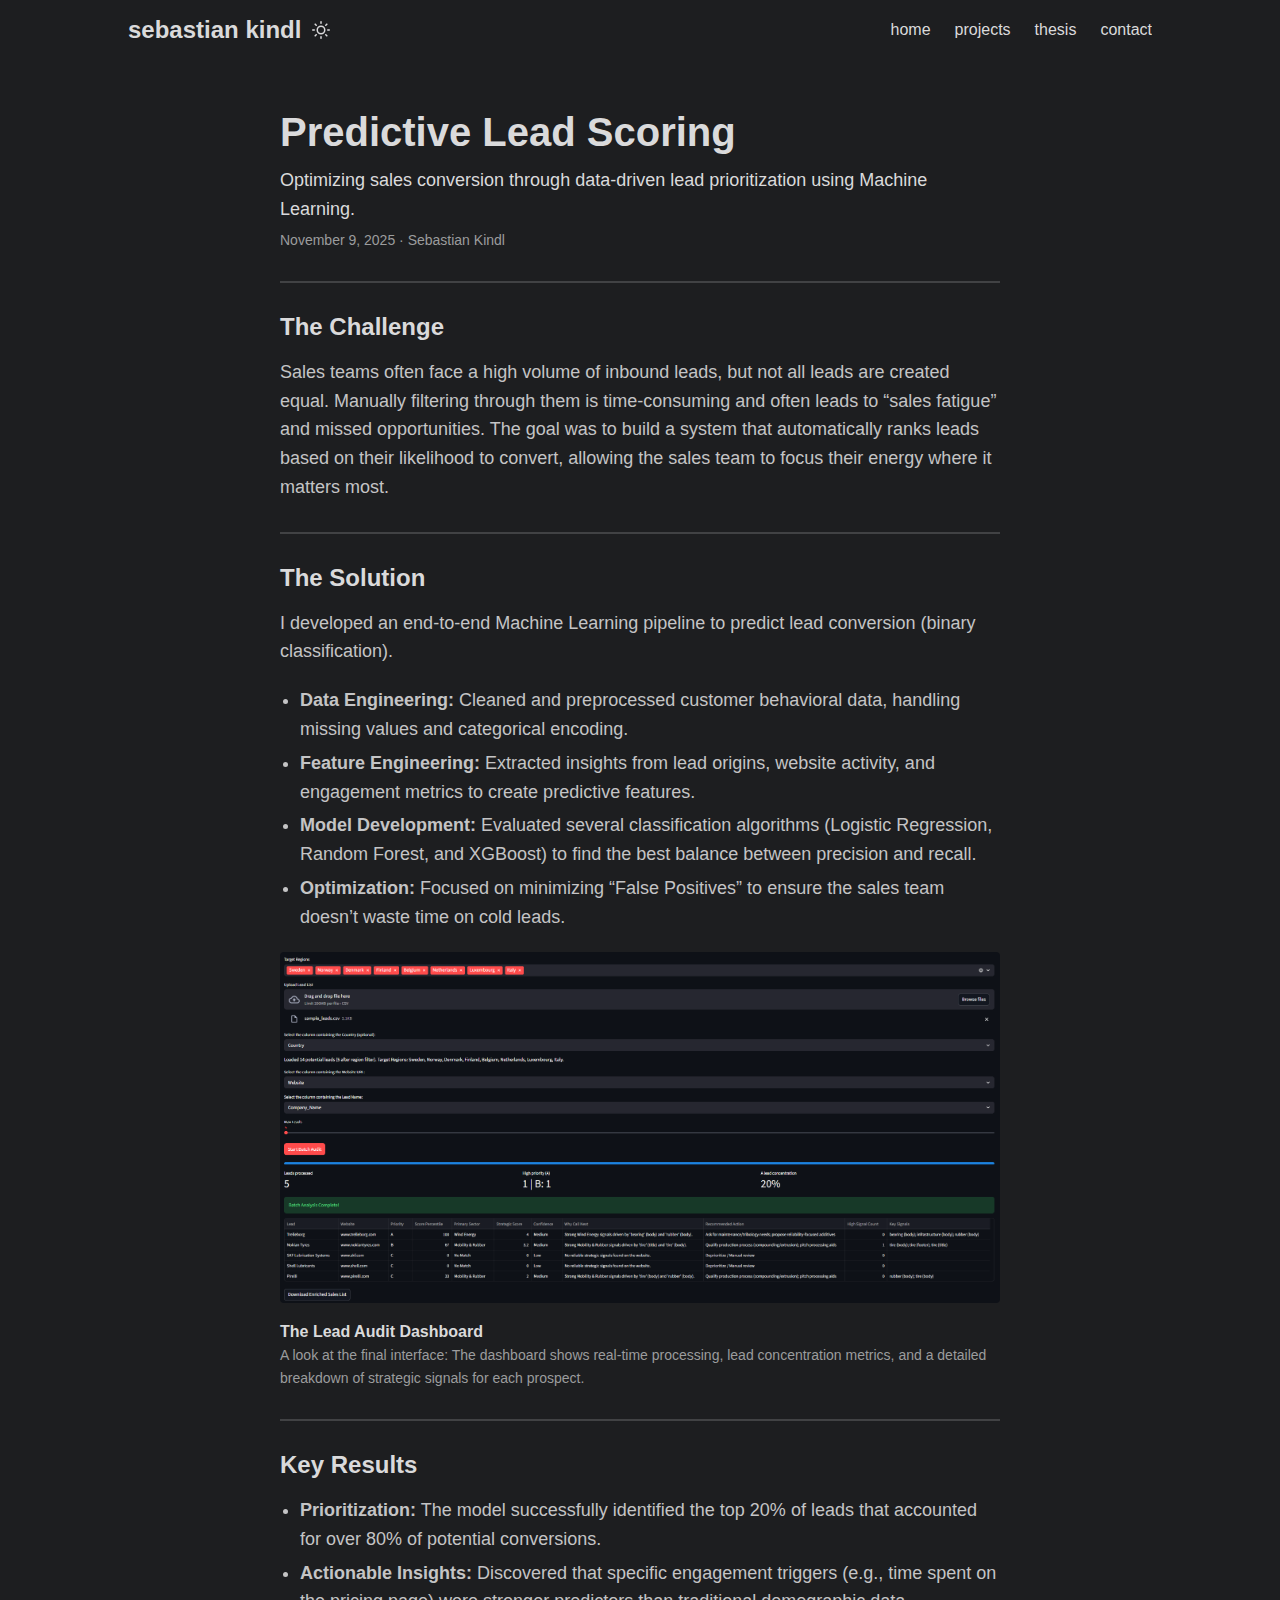
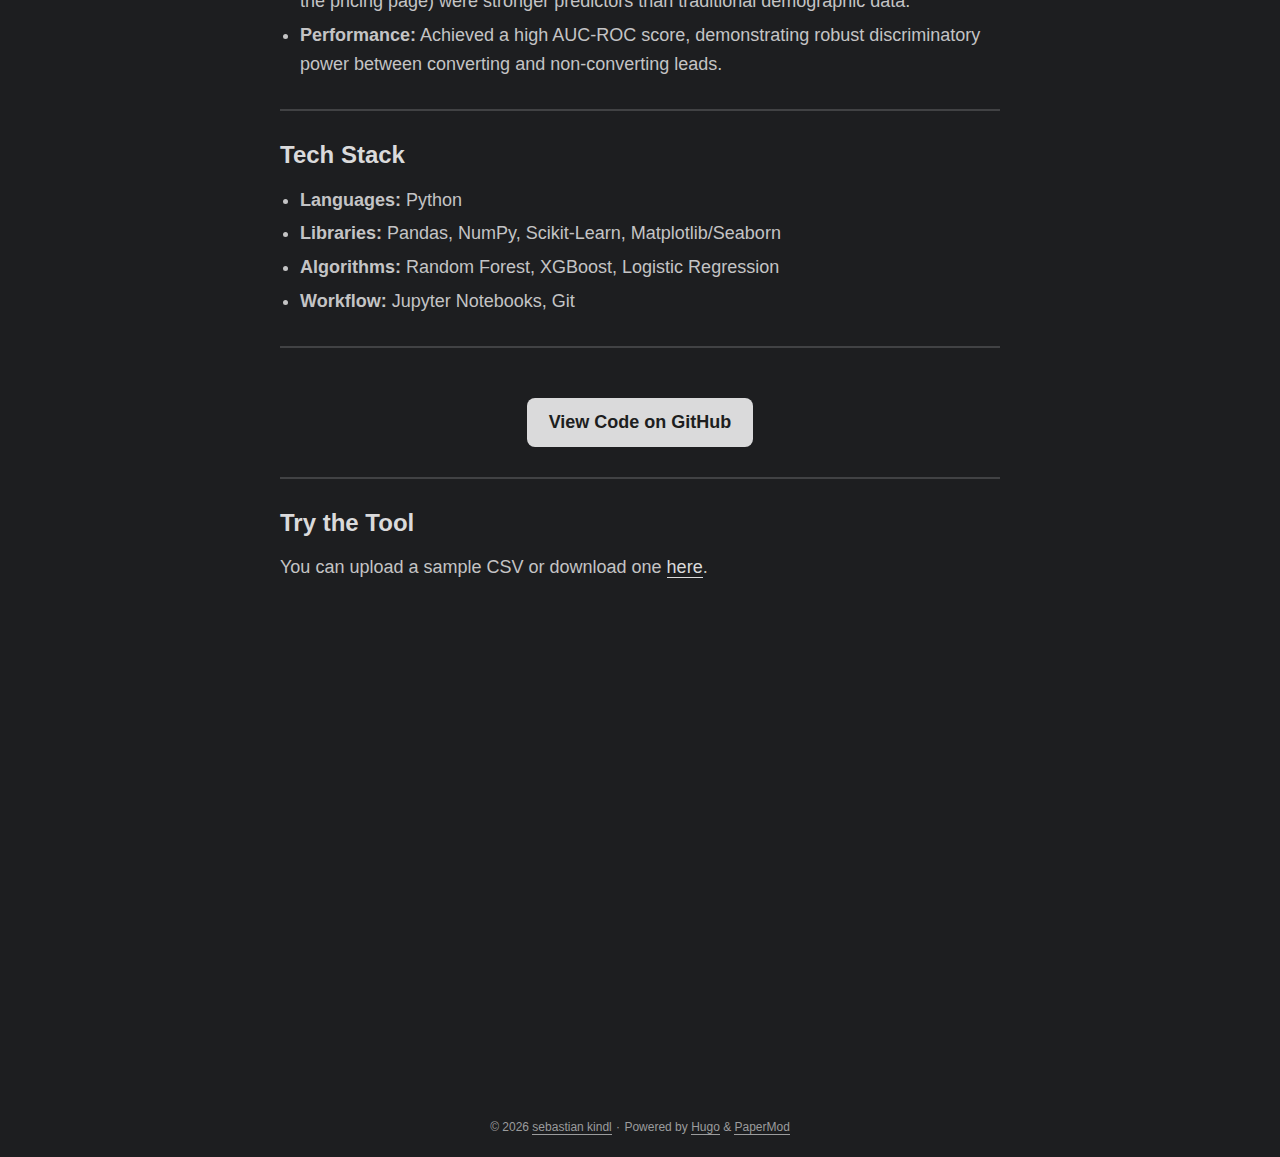
<file: projects/lead-score/index.html>
<!doctype html><html lang=en dir=auto><head><meta charset=utf-8><meta http-equiv=X-UA-Compatible content="IE=edge"><meta name=viewport content="width=device-width,initial-scale=1,shrink-to-fit=no"><meta name=robots content="index, follow"><title>Predictive Lead Scoring | sebastian kindl</title>
<meta name=keywords content><meta name=description content="Optimizing sales conversion through data-driven lead prioritization using Machine Learning."><meta name=author content="Sebastian Kindl"><link rel=canonical href=https://sebastiankindl.at/projects/lead-score/><link crossorigin=anonymous href=/assets/css/stylesheet.6d69d246a60c7f7179ba9d83f558a4086a03071de9c8739b47aadf58cad69d77.css integrity="sha256-bWnSRqYMf3F5up2D9VikCGoDBx3pyHObR6rfWMrWnXc=" rel="preload stylesheet" as=style><link rel=icon href=https://sebastiankindl.at/favicon.ico><link rel=icon type=image/png sizes=16x16 href=https://sebastiankindl.at/favicon-16x16.png><link rel=icon type=image/png sizes=32x32 href=https://sebastiankindl.at/favicon-32x32.png><link rel=apple-touch-icon href=https://sebastiankindl.at/apple-touch-icon.png><link rel=mask-icon href=https://sebastiankindl.at/safari-pinned-tab.svg><meta name=theme-color content="#2e2e33"><meta name=msapplication-TileColor content="#2e2e33"><link rel=alternate hreflang=en href=https://sebastiankindl.at/projects/lead-score/><noscript><style>#theme-toggle,.top-link{display:none}</style></noscript><meta property="og:url" content="https://sebastiankindl.at/projects/lead-score/"><meta property="og:site_name" content="sebastian kindl"><meta property="og:title" content="Predictive Lead Scoring"><meta property="og:description" content="Optimizing sales conversion through data-driven lead prioritization using Machine Learning."><meta property="og:locale" content="en"><meta property="og:type" content="article"><meta property="article:section" content="projects"><meta property="article:published_time" content="2025-11-09T00:00:00+00:00"><meta property="article:modified_time" content="2025-11-09T00:00:00+00:00"><meta name=twitter:card content="summary"><meta name=twitter:title content="Predictive Lead Scoring"><meta name=twitter:description content="Optimizing sales conversion through data-driven lead prioritization using Machine Learning."><script type=application/ld+json>{"@context":"https://schema.org","@type":"BreadcrumbList","itemListElement":[{"@type":"ListItem","position":1,"name":"Projects","item":"https://sebastiankindl.at/projects/"},{"@type":"ListItem","position":2,"name":"Predictive Lead Scoring","item":"https://sebastiankindl.at/projects/lead-score/"}]}</script><script type=application/ld+json>{"@context":"https://schema.org","@type":"BlogPosting","headline":"Predictive Lead Scoring","name":"Predictive Lead Scoring","description":"Optimizing sales conversion through data-driven lead prioritization using Machine Learning.","keywords":[],"articleBody":" The Challenge Sales teams often face a high volume of inbound leads, but not all leads are created equal. Manually filtering through them is time-consuming and often leads to “sales fatigue” and missed opportunities. The goal was to build a system that automatically ranks leads based on their likelihood to convert, allowing the sales team to focus their energy where it matters most.\nThe Solution I developed an end-to-end Machine Learning pipeline to predict lead conversion (binary classification).\nData Engineering: Cleaned and preprocessed customer behavioral data, handling missing values and categorical encoding. Feature Engineering: Extracted insights from lead origins, website activity, and engagement metrics to create predictive features. Model Development: Evaluated several classification algorithms (Logistic Regression, Random Forest, and XGBoost) to find the best balance between precision and recall. Optimization: Focused on minimizing “False Positives” to ensure the sales team doesn’t waste time on cold leads. The Lead Audit DashboardA look at the final interface: The dashboard shows real-time processing, lead concentration metrics, and a detailed breakdown of strategic signals for each prospect.\nKey Results Prioritization: The model successfully identified the top 20% of leads that accounted for over 80% of potential conversions. Actionable Insights: Discovered that specific engagement triggers (e.g., time spent on the pricing page) were stronger predictors than traditional demographic data. Performance: Achieved a high AUC-ROC score, demonstrating robust discriminatory power between converting and non-converting leads. Tech Stack Languages: Python Libraries: Pandas, NumPy, Scikit-Learn, Matplotlib/Seaborn Algorithms: Random Forest, XGBoost, Logistic Regression Workflow: Jupyter Notebooks, Git View Code on GitHub Try the Tool You can upload a sample CSV or download one here.\n","wordCount":"265","inLanguage":"en","datePublished":"2025-11-09T00:00:00Z","dateModified":"2025-11-09T00:00:00Z","author":{"@type":"Person","name":"Sebastian Kindl"},"mainEntityOfPage":{"@type":"WebPage","@id":"https://sebastiankindl.at/projects/lead-score/"},"publisher":{"@type":"Organization","name":"sebastian kindl","logo":{"@type":"ImageObject","url":"https://sebastiankindl.at/favicon.ico"}}}</script></head><body class=dark id=top><script>localStorage.getItem("pref-theme")==="light"&&document.body.classList.remove("dark")</script><header class=header><nav class=nav><div class=logo><a href=https://sebastiankindl.at/ accesskey=h title="sebastian kindl (Alt + H)">sebastian kindl</a><div class=logo-switches><button id=theme-toggle accesskey=t title="(Alt + T)" aria-label="Toggle theme"><svg id="moon" width="24" height="18" viewBox="0 0 24 24" fill="none" stroke="currentcolor" stroke-width="2" stroke-linecap="round" stroke-linejoin="round"><path d="M21 12.79A9 9 0 1111.21 3 7 7 0 0021 12.79z"/></svg><svg id="sun" width="24" height="18" viewBox="0 0 24 24" fill="none" stroke="currentcolor" stroke-width="2" stroke-linecap="round" stroke-linejoin="round"><circle cx="12" cy="12" r="5"/><line x1="12" y1="1" x2="12" y2="3"/><line x1="12" y1="21" x2="12" y2="23"/><line x1="4.22" y1="4.22" x2="5.64" y2="5.64"/><line x1="18.36" y1="18.36" x2="19.78" y2="19.78"/><line x1="1" y1="12" x2="3" y2="12"/><line x1="21" y1="12" x2="23" y2="12"/><line x1="4.22" y1="19.78" x2="5.64" y2="18.36"/><line x1="18.36" y1="5.64" x2="19.78" y2="4.22"/></svg></button></div></div><ul id=menu><li><a href=https://sebastiankindl.at/ title=home><span>home</span></a></li><li><a href=https://sebastiankindl.at/projects/ title=projects><span>projects</span></a></li><li><a href=https://sebastiankindl.at/thesis/ title=thesis><span>thesis</span></a></li><li><a href=https://sebastiankindl.at/contact/ title=contact><span>contact</span></a></li></ul></nav></header><main class=main><article class=post-single><header class=post-header><h1 class="post-title entry-hint-parent">Predictive Lead Scoring</h1><div class=post-description>Optimizing sales conversion through data-driven lead prioritization using Machine Learning.</div><div class=post-meta><span title='2025-11-09 00:00:00 +0000 UTC'>November 9, 2025</span>&nbsp;·&nbsp;Sebastian Kindl</div></header><div class=post-content><hr><h3 id=the-challenge>The Challenge<a hidden class=anchor aria-hidden=true href=#the-challenge>#</a></h3><p>Sales teams often face a high volume of inbound leads, but not all leads are created equal. Manually filtering through them is time-consuming and often leads to &ldquo;sales fatigue&rdquo; and missed opportunities. The goal was to build a system that automatically ranks leads based on their likelihood to convert, allowing the sales team to focus their energy where it matters most.</p><hr><h3 id=the-solution>The Solution<a hidden class=anchor aria-hidden=true href=#the-solution>#</a></h3><p>I developed an end-to-end Machine Learning pipeline to predict lead conversion (binary classification).</p><ul><li><strong>Data Engineering:</strong> Cleaned and preprocessed customer behavioral data, handling missing values and categorical encoding.</li><li><strong>Feature Engineering:</strong> Extracted insights from lead origins, website activity, and engagement metrics to create predictive features.</li><li><strong>Model Development:</strong> Evaluated several classification algorithms (Logistic Regression, Random Forest, and XGBoost) to find the best balance between precision and recall.</li><li><strong>Optimization:</strong> Focused on minimizing &ldquo;False Positives&rdquo; to ensure the sales team doesn&rsquo;t waste time on cold leads.</li></ul><figure><img loading=lazy src=/projects/lead/screenshot_ui.png alt="A look at the final interface: The dashboard shows real-time processing, lead concentration metrics, and a detailed breakdown of strategic signals for each prospect."><figcaption>The Lead Audit Dashboard<p>A look at the final interface: The dashboard shows real-time processing, lead concentration metrics, and a detailed breakdown of strategic signals for each prospect.</p></figcaption></figure><hr><h3 id=key-results>Key Results<a hidden class=anchor aria-hidden=true href=#key-results>#</a></h3><ul><li><strong>Prioritization:</strong> The model successfully identified the top 20% of leads that accounted for over 80% of potential conversions.</li><li><strong>Actionable Insights:</strong> Discovered that specific engagement triggers (e.g., time spent on the pricing page) were stronger predictors than traditional demographic data.</li><li><strong>Performance:</strong> Achieved a high AUC-ROC score, demonstrating robust discriminatory power between converting and non-converting leads.</li></ul><hr><h3 id=tech-stack>Tech Stack<a hidden class=anchor aria-hidden=true href=#tech-stack>#</a></h3><ul><li><strong>Languages:</strong> Python</li><li><strong>Libraries:</strong> Pandas, NumPy, Scikit-Learn, Matplotlib/Seaborn</li><li><strong>Algorithms:</strong> Random Forest, XGBoost, Logistic Regression</li><li><strong>Workflow:</strong> Jupyter Notebooks, Git</li></ul><hr><div style=text-align:center><a class=button-link href=https://github.com/sebastiankindl/lead-scoring target=_blank rel=noopener>View Code on GitHub</a></div><hr><h3 id=try-the-tool>Try the Tool<a hidden class=anchor aria-hidden=true href=#try-the-tool>#</a></h3><p>You can upload a sample CSV or download one <a href=/files/sample_leads.csv>here</a>.</p><div class=app-container style=position:relative;overflow:hidden;width:100%;padding-top:56.25%><iframe src="https://lead-scoring.streamlit.app/?embed=true" style="position:absolute;top:0;left:0;bottom:0;right:0;width:100%;height:100%;border:none;border-radius:2px;color=black" allowfullscreen></iframe></div></div><footer class=post-footer><ul class=post-tags></ul></footer></article></main><footer class=footer><span>&copy; 2026 <a href=https://sebastiankindl.at/>sebastian kindl</a></span> ·
<span>Powered by
<a href=https://gohugo.io/ rel="noopener noreferrer" target=_blank>Hugo</a> &
        <a href=https://github.com/adityatelange/hugo-PaperMod/ rel=noopener target=_blank>PaperMod</a></span></footer><a href=#top aria-label="go to top" title="Go to Top (Alt + G)" class=top-link id=top-link accesskey=g><svg viewBox="0 0 12 6" fill="currentcolor"><path d="M12 6H0l6-6z"/></svg>
</a><script>let menu=document.getElementById("menu");menu&&(menu.scrollLeft=localStorage.getItem("menu-scroll-position"),menu.onscroll=function(){localStorage.setItem("menu-scroll-position",menu.scrollLeft)}),document.querySelectorAll('a[href^="#"]').forEach(e=>{e.addEventListener("click",function(e){e.preventDefault();var t=this.getAttribute("href").substr(1);window.matchMedia("(prefers-reduced-motion: reduce)").matches?document.querySelector(`[id='${decodeURIComponent(t)}']`).scrollIntoView():document.querySelector(`[id='${decodeURIComponent(t)}']`).scrollIntoView({behavior:"smooth"}),t==="top"?history.replaceState(null,null," "):history.pushState(null,null,`#${t}`)})})</script><script>var mybutton=document.getElementById("top-link");window.onscroll=function(){document.body.scrollTop>800||document.documentElement.scrollTop>800?(mybutton.style.visibility="visible",mybutton.style.opacity="1"):(mybutton.style.visibility="hidden",mybutton.style.opacity="0")}</script><script>document.getElementById("theme-toggle").addEventListener("click",()=>{document.body.className.includes("dark")?(document.body.classList.remove("dark"),localStorage.setItem("pref-theme","light")):(document.body.classList.add("dark"),localStorage.setItem("pref-theme","dark"))})</script><script>document.querySelectorAll("pre > code").forEach(e=>{const n=e.parentNode.parentNode,t=document.createElement("button");t.classList.add("copy-code"),t.innerHTML="copy";function s(){t.innerHTML="copied!",setTimeout(()=>{t.innerHTML="copy"},2e3)}t.addEventListener("click",t=>{if("clipboard"in navigator){navigator.clipboard.writeText(e.textContent),s();return}const n=document.createRange();n.selectNodeContents(e);const o=window.getSelection();o.removeAllRanges(),o.addRange(n);try{document.execCommand("copy"),s()}catch{}o.removeRange(n)}),n.classList.contains("highlight")?n.appendChild(t):n.parentNode.firstChild==n||(e.parentNode.parentNode.parentNode.parentNode.parentNode.nodeName=="TABLE"?e.parentNode.parentNode.parentNode.parentNode.parentNode.appendChild(t):e.parentNode.appendChild(t))})</script></body></html>
</file>
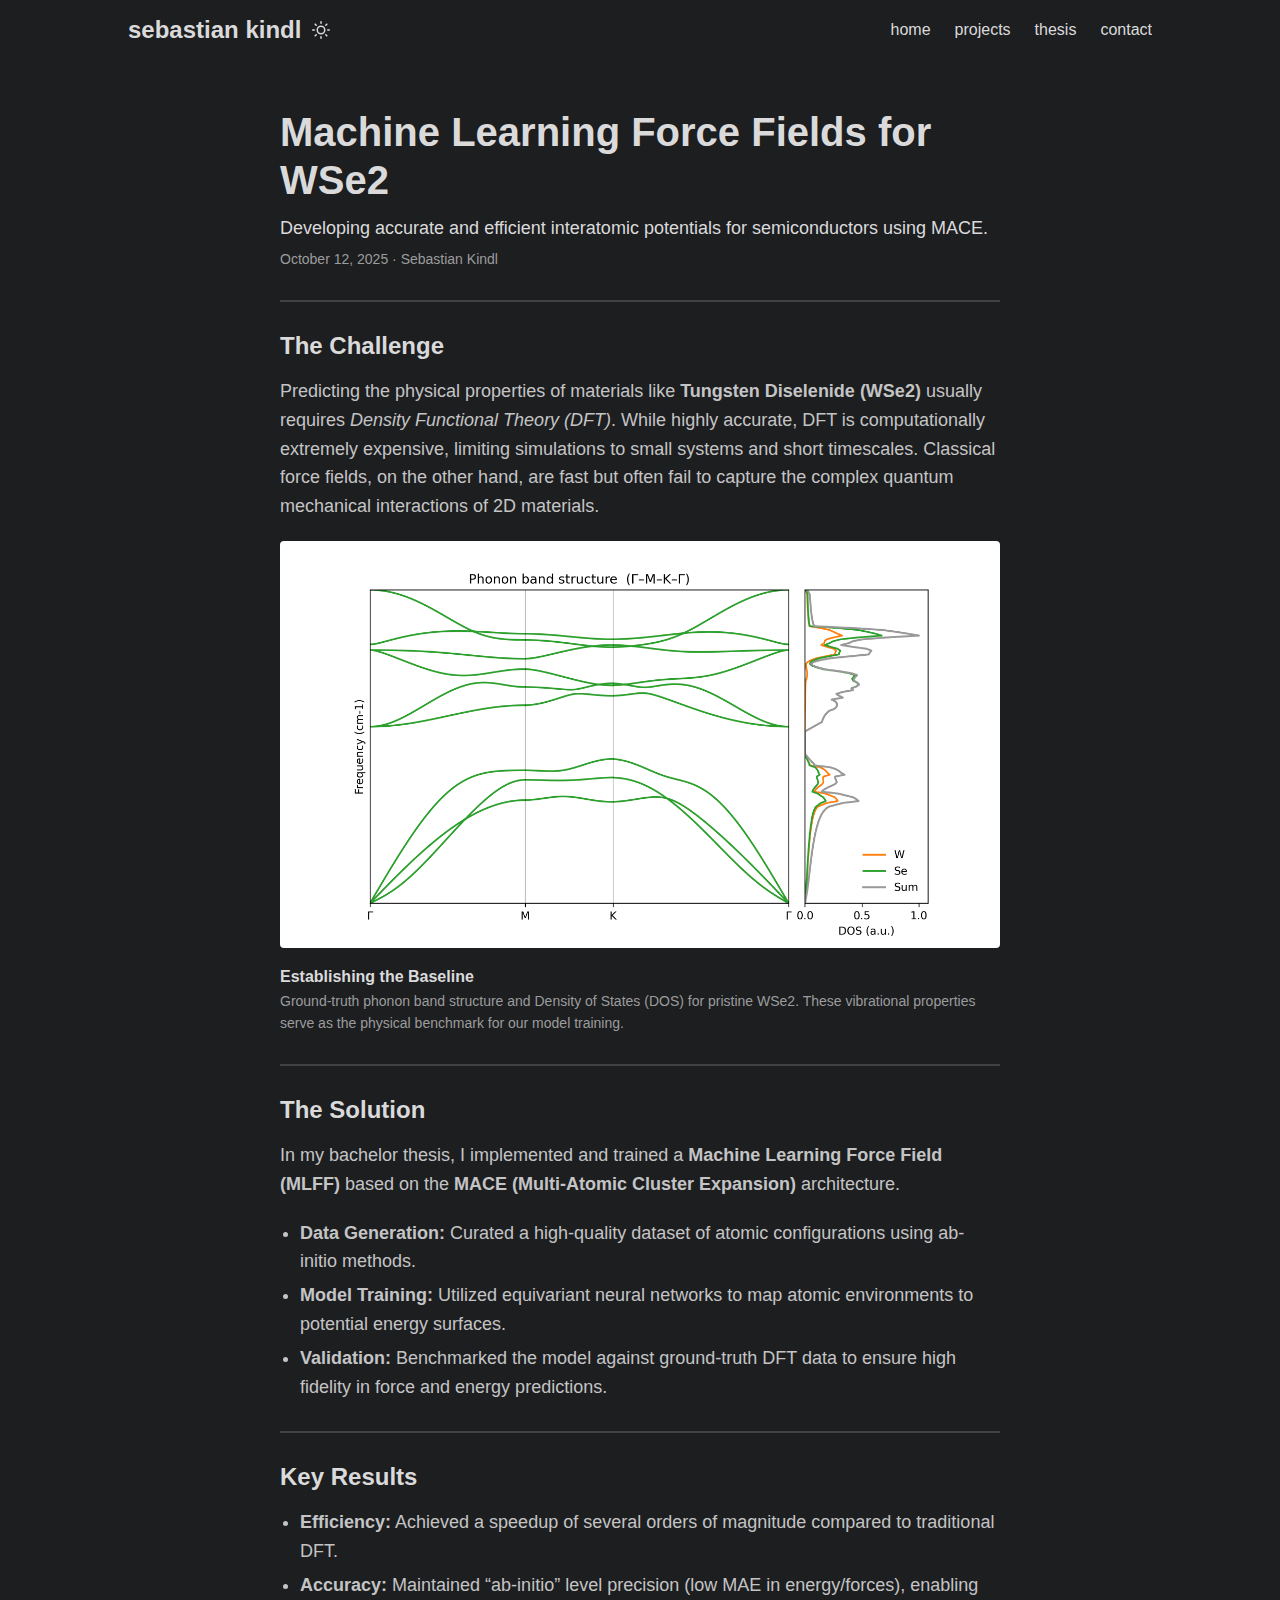
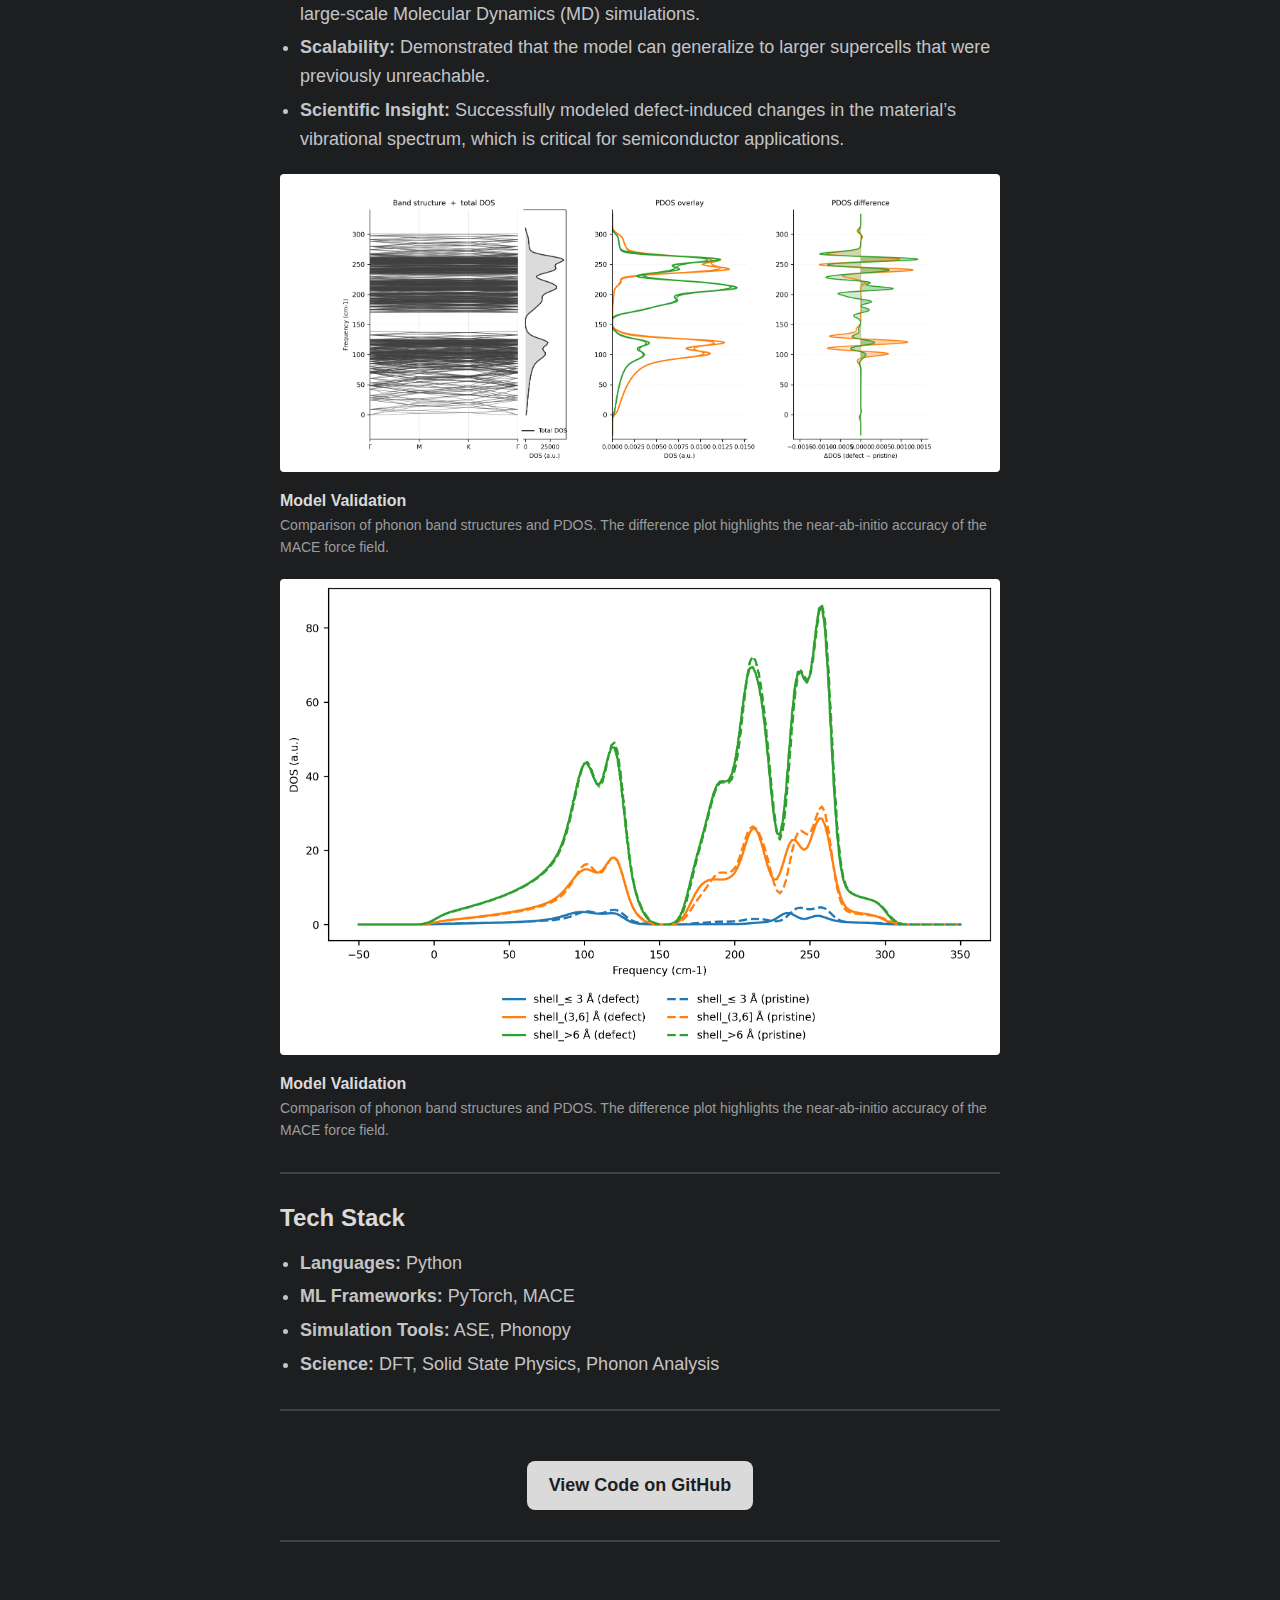
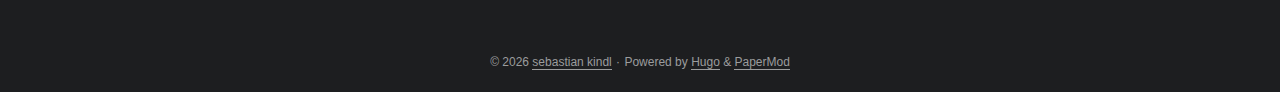
<file: projects/mace-wse2/index.html>
<!doctype html><html lang=en dir=auto><head><meta charset=utf-8><meta http-equiv=X-UA-Compatible content="IE=edge"><meta name=viewport content="width=device-width,initial-scale=1,shrink-to-fit=no"><meta name=robots content="index, follow"><title>Machine Learning Force Fields for WSe2 | sebastian kindl</title>
<meta name=keywords content><meta name=description content="Developing accurate and efficient interatomic potentials for semiconductors using MACE."><meta name=author content="Sebastian Kindl"><link rel=canonical href=https://sebastiankindl.at/projects/mace-wse2/><link crossorigin=anonymous href=/assets/css/stylesheet.6d69d246a60c7f7179ba9d83f558a4086a03071de9c8739b47aadf58cad69d77.css integrity="sha256-bWnSRqYMf3F5up2D9VikCGoDBx3pyHObR6rfWMrWnXc=" rel="preload stylesheet" as=style><link rel=icon href=https://sebastiankindl.at/favicon.ico><link rel=icon type=image/png sizes=16x16 href=https://sebastiankindl.at/favicon-16x16.png><link rel=icon type=image/png sizes=32x32 href=https://sebastiankindl.at/favicon-32x32.png><link rel=apple-touch-icon href=https://sebastiankindl.at/apple-touch-icon.png><link rel=mask-icon href=https://sebastiankindl.at/safari-pinned-tab.svg><meta name=theme-color content="#2e2e33"><meta name=msapplication-TileColor content="#2e2e33"><link rel=alternate hreflang=en href=https://sebastiankindl.at/projects/mace-wse2/><noscript><style>#theme-toggle,.top-link{display:none}</style></noscript><meta property="og:url" content="https://sebastiankindl.at/projects/mace-wse2/"><meta property="og:site_name" content="sebastian kindl"><meta property="og:title" content="Machine Learning Force Fields for WSe2"><meta property="og:description" content="Developing accurate and efficient interatomic potentials for semiconductors using MACE."><meta property="og:locale" content="en"><meta property="og:type" content="article"><meta property="article:section" content="projects"><meta property="article:published_time" content="2025-10-12T00:00:00+00:00"><meta property="article:modified_time" content="2025-10-12T00:00:00+00:00"><meta name=twitter:card content="summary"><meta name=twitter:title content="Machine Learning Force Fields for WSe2"><meta name=twitter:description content="Developing accurate and efficient interatomic potentials for semiconductors using MACE."><script type=application/ld+json>{"@context":"https://schema.org","@type":"BreadcrumbList","itemListElement":[{"@type":"ListItem","position":1,"name":"Projects","item":"https://sebastiankindl.at/projects/"},{"@type":"ListItem","position":2,"name":"Machine Learning Force Fields for WSe2","item":"https://sebastiankindl.at/projects/mace-wse2/"}]}</script><script type=application/ld+json>{"@context":"https://schema.org","@type":"BlogPosting","headline":"Machine Learning Force Fields for WSe2","name":"Machine Learning Force Fields for WSe2","description":"Developing accurate and efficient interatomic potentials for semiconductors using MACE.","keywords":[],"articleBody":" The Challenge Predicting the physical properties of materials like Tungsten Diselenide (WSe2) usually requires Density Functional Theory (DFT). While highly accurate, DFT is computationally extremely expensive, limiting simulations to small systems and short timescales. Classical force fields, on the other hand, are fast but often fail to capture the complex quantum mechanical interactions of 2D materials.\nEstablishing the BaselineGround-truth phonon band structure and Density of States (DOS) for pristine WSe2. These vibrational properties serve as the physical benchmark for our model training.\nThe Solution In my bachelor thesis, I implemented and trained a Machine Learning Force Field (MLFF) based on the MACE (Multi-Atomic Cluster Expansion) architecture.\nData Generation: Curated a high-quality dataset of atomic configurations using ab-initio methods. Model Training: Utilized equivariant neural networks to map atomic environments to potential energy surfaces. Validation: Benchmarked the model against ground-truth DFT data to ensure high fidelity in force and energy predictions. Key Results Efficiency: Achieved a speedup of several orders of magnitude compared to traditional DFT. Accuracy: Maintained “ab-initio” level precision (low MAE in energy/forces), enabling large-scale Molecular Dynamics (MD) simulations. Scalability: Demonstrated that the model can generalize to larger supercells that were previously unreachable. Scientific Insight: Successfully modeled defect-induced changes in the material’s vibrational spectrum, which is critical for semiconductor applications. Model ValidationComparison of phonon band structures and PDOS. The difference plot highlights the near-ab-initio accuracy of the MACE force field.\nModel ValidationComparison of phonon band structures and PDOS. The difference plot highlights the near-ab-initio accuracy of the MACE force field.\nTech Stack Languages: Python ML Frameworks: PyTorch, MACE Simulation Tools: ASE, Phonopy Science: DFT, Solid State Physics, Phonon Analysis View Code on GitHub ","wordCount":"273","inLanguage":"en","datePublished":"2025-10-12T00:00:00Z","dateModified":"2025-10-12T00:00:00Z","author":{"@type":"Person","name":"Sebastian Kindl"},"mainEntityOfPage":{"@type":"WebPage","@id":"https://sebastiankindl.at/projects/mace-wse2/"},"publisher":{"@type":"Organization","name":"sebastian kindl","logo":{"@type":"ImageObject","url":"https://sebastiankindl.at/favicon.ico"}}}</script></head><body class=dark id=top><script>localStorage.getItem("pref-theme")==="light"&&document.body.classList.remove("dark")</script><header class=header><nav class=nav><div class=logo><a href=https://sebastiankindl.at/ accesskey=h title="sebastian kindl (Alt + H)">sebastian kindl</a><div class=logo-switches><button id=theme-toggle accesskey=t title="(Alt + T)" aria-label="Toggle theme"><svg id="moon" width="24" height="18" viewBox="0 0 24 24" fill="none" stroke="currentcolor" stroke-width="2" stroke-linecap="round" stroke-linejoin="round"><path d="M21 12.79A9 9 0 1111.21 3 7 7 0 0021 12.79z"/></svg><svg id="sun" width="24" height="18" viewBox="0 0 24 24" fill="none" stroke="currentcolor" stroke-width="2" stroke-linecap="round" stroke-linejoin="round"><circle cx="12" cy="12" r="5"/><line x1="12" y1="1" x2="12" y2="3"/><line x1="12" y1="21" x2="12" y2="23"/><line x1="4.22" y1="4.22" x2="5.64" y2="5.64"/><line x1="18.36" y1="18.36" x2="19.78" y2="19.78"/><line x1="1" y1="12" x2="3" y2="12"/><line x1="21" y1="12" x2="23" y2="12"/><line x1="4.22" y1="19.78" x2="5.64" y2="18.36"/><line x1="18.36" y1="5.64" x2="19.78" y2="4.22"/></svg></button></div></div><ul id=menu><li><a href=https://sebastiankindl.at/ title=home><span>home</span></a></li><li><a href=https://sebastiankindl.at/projects/ title=projects><span>projects</span></a></li><li><a href=https://sebastiankindl.at/thesis/ title=thesis><span>thesis</span></a></li><li><a href=https://sebastiankindl.at/contact/ title=contact><span>contact</span></a></li></ul></nav></header><main class=main><article class=post-single><header class=post-header><h1 class="post-title entry-hint-parent">Machine Learning Force Fields for WSe2</h1><div class=post-description>Developing accurate and efficient interatomic potentials for semiconductors using MACE.</div><div class=post-meta><span title='2025-10-12 00:00:00 +0000 UTC'>October 12, 2025</span>&nbsp;·&nbsp;Sebastian Kindl</div></header><div class=post-content><hr><h3 id=the-challenge>The Challenge<a hidden class=anchor aria-hidden=true href=#the-challenge>#</a></h3><p>Predicting the physical properties of materials like <strong>Tungsten Diselenide (WSe2)</strong> usually requires <em>Density Functional Theory (DFT)</em>. While highly accurate, DFT is computationally extremely expensive, limiting simulations to small systems and short timescales. Classical force fields, on the other hand, are fast but often fail to capture the complex quantum mechanical interactions of 2D materials.</p><figure><img loading=lazy src=/projects/mace/phonon_bands_pdos.png alt="Ground-truth phonon band structure and Density of States (DOS) for pristine WSe2. These vibrational properties serve as the physical benchmark for our model training."><figcaption>Establishing the Baseline<p>Ground-truth phonon band structure and Density of States (DOS) for pristine WSe2. These vibrational properties serve as the physical benchmark for our model training.</p></figcaption></figure><hr><h3 id=the-solution>The Solution<a hidden class=anchor aria-hidden=true href=#the-solution>#</a></h3><p>In my bachelor thesis, I implemented and trained a <strong>Machine Learning Force Field (MLFF)</strong> based on the <strong>MACE (Multi-Atomic Cluster Expansion)</strong> architecture.</p><ul><li><strong>Data Generation:</strong> Curated a high-quality dataset of atomic configurations using ab-initio methods.</li><li><strong>Model Training:</strong> Utilized equivariant neural networks to map atomic environments to potential energy surfaces.</li><li><strong>Validation:</strong> Benchmarked the model against ground-truth DFT data to ensure high fidelity in force and energy predictions.</li></ul><hr><h3 id=key-results>Key Results<a hidden class=anchor aria-hidden=true href=#key-results>#</a></h3><ul><li><strong>Efficiency:</strong> Achieved a speedup of several orders of magnitude compared to traditional DFT.</li><li><strong>Accuracy:</strong> Maintained &ldquo;ab-initio&rdquo; level precision (low MAE in energy/forces), enabling large-scale Molecular Dynamics (MD) simulations.</li><li><strong>Scalability:</strong> Demonstrated that the model can generalize to larger supercells that were previously unreachable.</li><li><strong>Scientific Insight:</strong> Successfully modeled defect-induced changes in the material&rsquo;s vibrational spectrum, which is critical for semiconductor applications.</li></ul><figure><img loading=lazy src=/projects/mace/compare_12x12_band_pdos.png alt="Comparison of phonon band structures and PDOS. The difference plot highlights the near-ab-initio accuracy of the MACE force field."><figcaption>Model Validation<p>Comparison of phonon band structures and PDOS. The difference plot highlights the near-ab-initio accuracy of the MACE force field.</p></figcaption></figure><figure><img loading=lazy src=/projects/mace/local_pdos_overview.png alt="Comparison of phonon band structures and PDOS. The difference plot highlights the near-ab-initio accuracy of the MACE force field."><figcaption>Model Validation<p>Comparison of phonon band structures and PDOS. The difference plot highlights the near-ab-initio accuracy of the MACE force field.</p></figcaption></figure><hr><h3 id=tech-stack>Tech Stack<a hidden class=anchor aria-hidden=true href=#tech-stack>#</a></h3><ul><li><strong>Languages:</strong> Python</li><li><strong>ML Frameworks:</strong> PyTorch, MACE</li><li><strong>Simulation Tools:</strong> ASE, Phonopy</li><li><strong>Science:</strong> DFT, Solid State Physics, Phonon Analysis</li></ul><hr><div style=text-align:center><a class=button-link href=https://github.com/sebastiankindl/thesis-mace-mlff-wse2 target=_blank rel=noopener>View Code on GitHub</a></div><hr></div><footer class=post-footer><ul class=post-tags></ul></footer></article></main><footer class=footer><span>&copy; 2026 <a href=https://sebastiankindl.at/>sebastian kindl</a></span> ·
<span>Powered by
<a href=https://gohugo.io/ rel="noopener noreferrer" target=_blank>Hugo</a> &
        <a href=https://github.com/adityatelange/hugo-PaperMod/ rel=noopener target=_blank>PaperMod</a></span></footer><a href=#top aria-label="go to top" title="Go to Top (Alt + G)" class=top-link id=top-link accesskey=g><svg viewBox="0 0 12 6" fill="currentcolor"><path d="M12 6H0l6-6z"/></svg>
</a><script>let menu=document.getElementById("menu");menu&&(menu.scrollLeft=localStorage.getItem("menu-scroll-position"),menu.onscroll=function(){localStorage.setItem("menu-scroll-position",menu.scrollLeft)}),document.querySelectorAll('a[href^="#"]').forEach(e=>{e.addEventListener("click",function(e){e.preventDefault();var t=this.getAttribute("href").substr(1);window.matchMedia("(prefers-reduced-motion: reduce)").matches?document.querySelector(`[id='${decodeURIComponent(t)}']`).scrollIntoView():document.querySelector(`[id='${decodeURIComponent(t)}']`).scrollIntoView({behavior:"smooth"}),t==="top"?history.replaceState(null,null," "):history.pushState(null,null,`#${t}`)})})</script><script>var mybutton=document.getElementById("top-link");window.onscroll=function(){document.body.scrollTop>800||document.documentElement.scrollTop>800?(mybutton.style.visibility="visible",mybutton.style.opacity="1"):(mybutton.style.visibility="hidden",mybutton.style.opacity="0")}</script><script>document.getElementById("theme-toggle").addEventListener("click",()=>{document.body.className.includes("dark")?(document.body.classList.remove("dark"),localStorage.setItem("pref-theme","light")):(document.body.classList.add("dark"),localStorage.setItem("pref-theme","dark"))})</script><script>document.querySelectorAll("pre > code").forEach(e=>{const n=e.parentNode.parentNode,t=document.createElement("button");t.classList.add("copy-code"),t.innerHTML="copy";function s(){t.innerHTML="copied!",setTimeout(()=>{t.innerHTML="copy"},2e3)}t.addEventListener("click",t=>{if("clipboard"in navigator){navigator.clipboard.writeText(e.textContent),s();return}const n=document.createRange();n.selectNodeContents(e);const o=window.getSelection();o.removeAllRanges(),o.addRange(n);try{document.execCommand("copy"),s()}catch{}o.removeRange(n)}),n.classList.contains("highlight")?n.appendChild(t):n.parentNode.firstChild==n||(e.parentNode.parentNode.parentNode.parentNode.parentNode.nodeName=="TABLE"?e.parentNode.parentNode.parentNode.parentNode.parentNode.appendChild(t):e.parentNode.appendChild(t))})</script></body></html>
</file>
